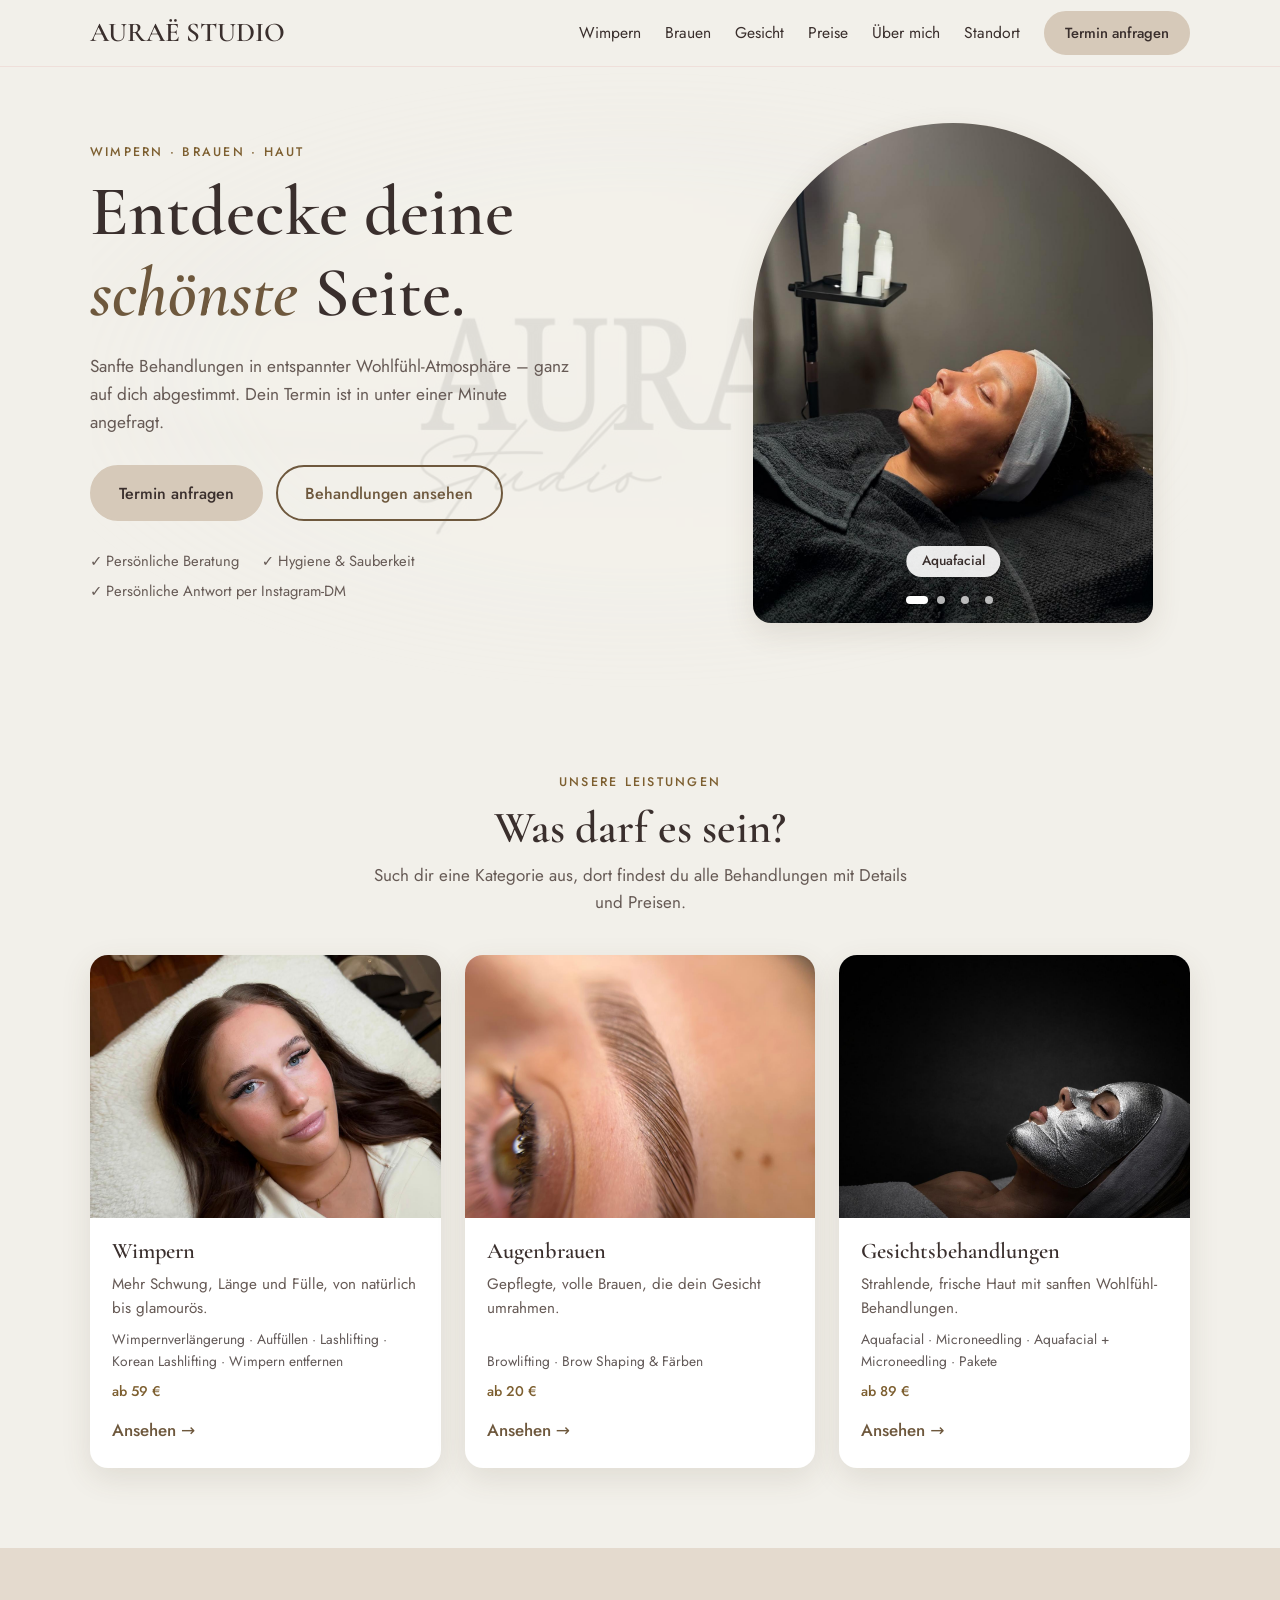
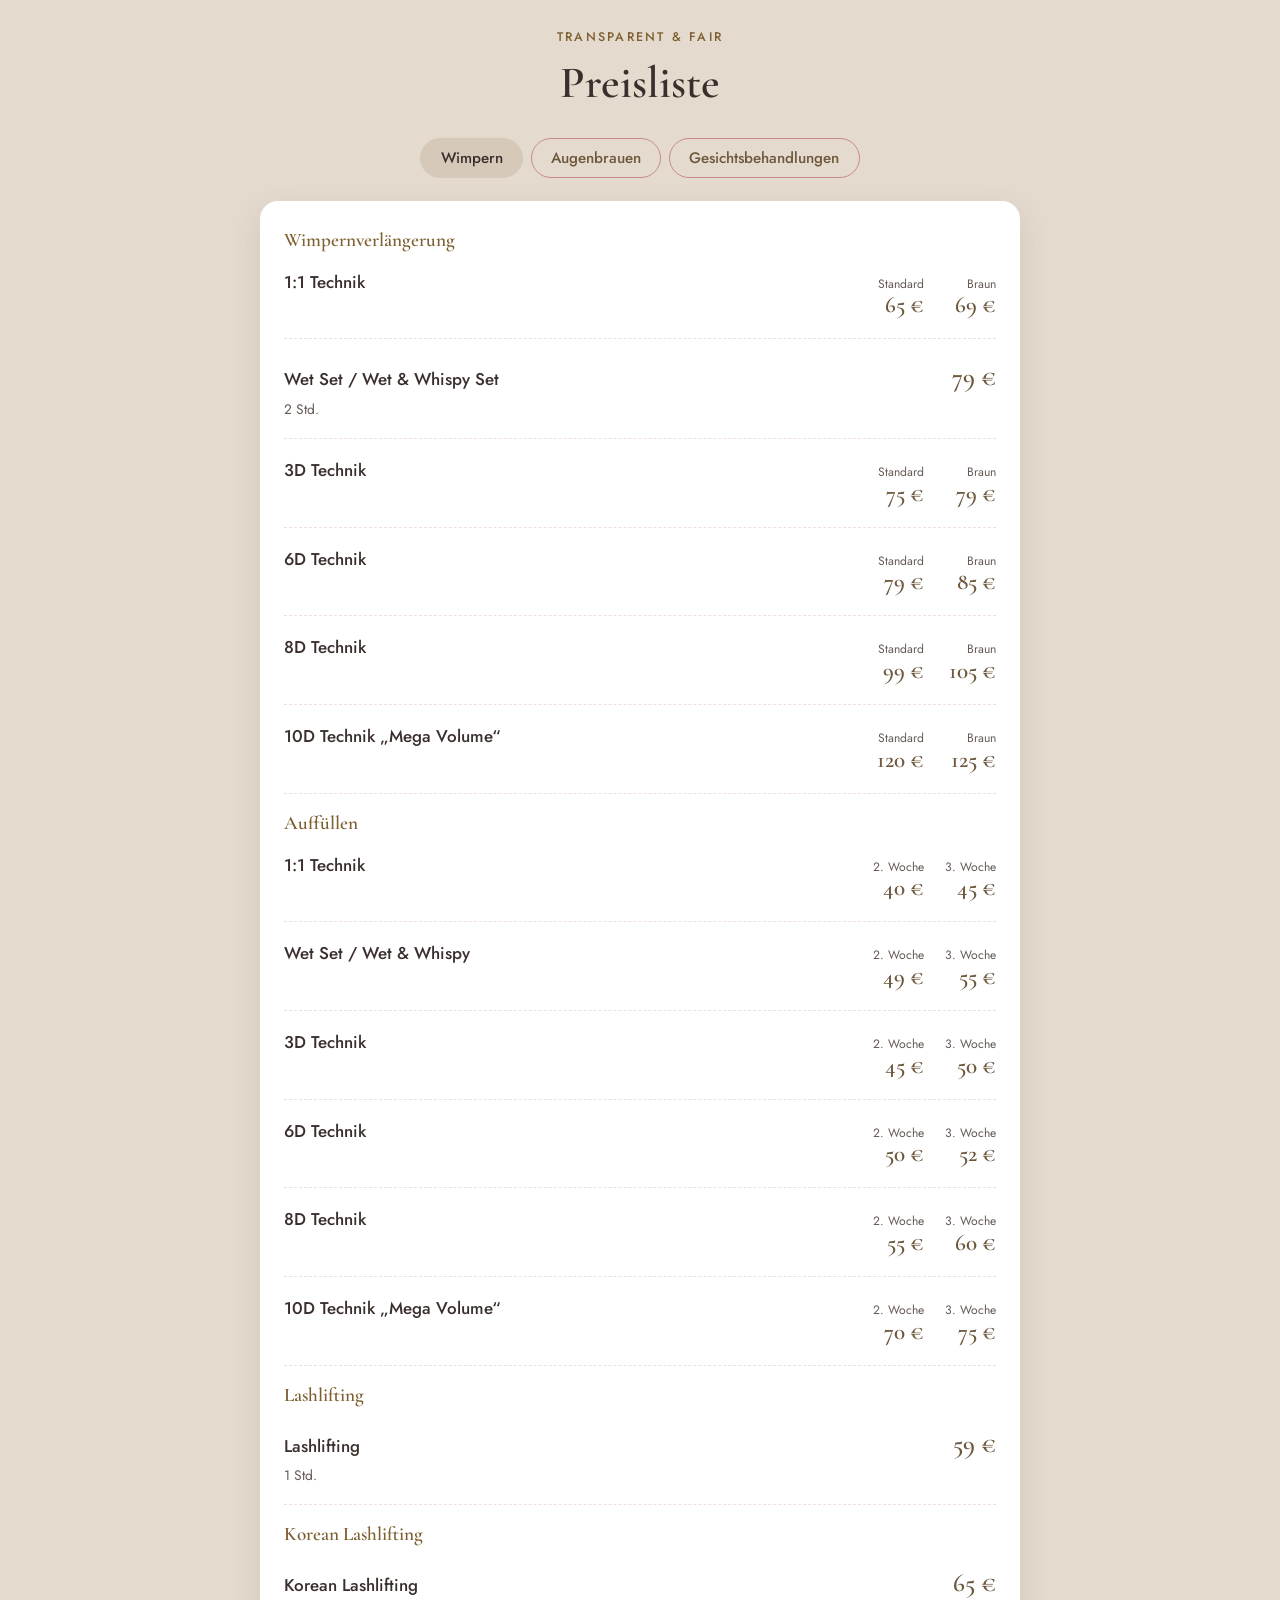
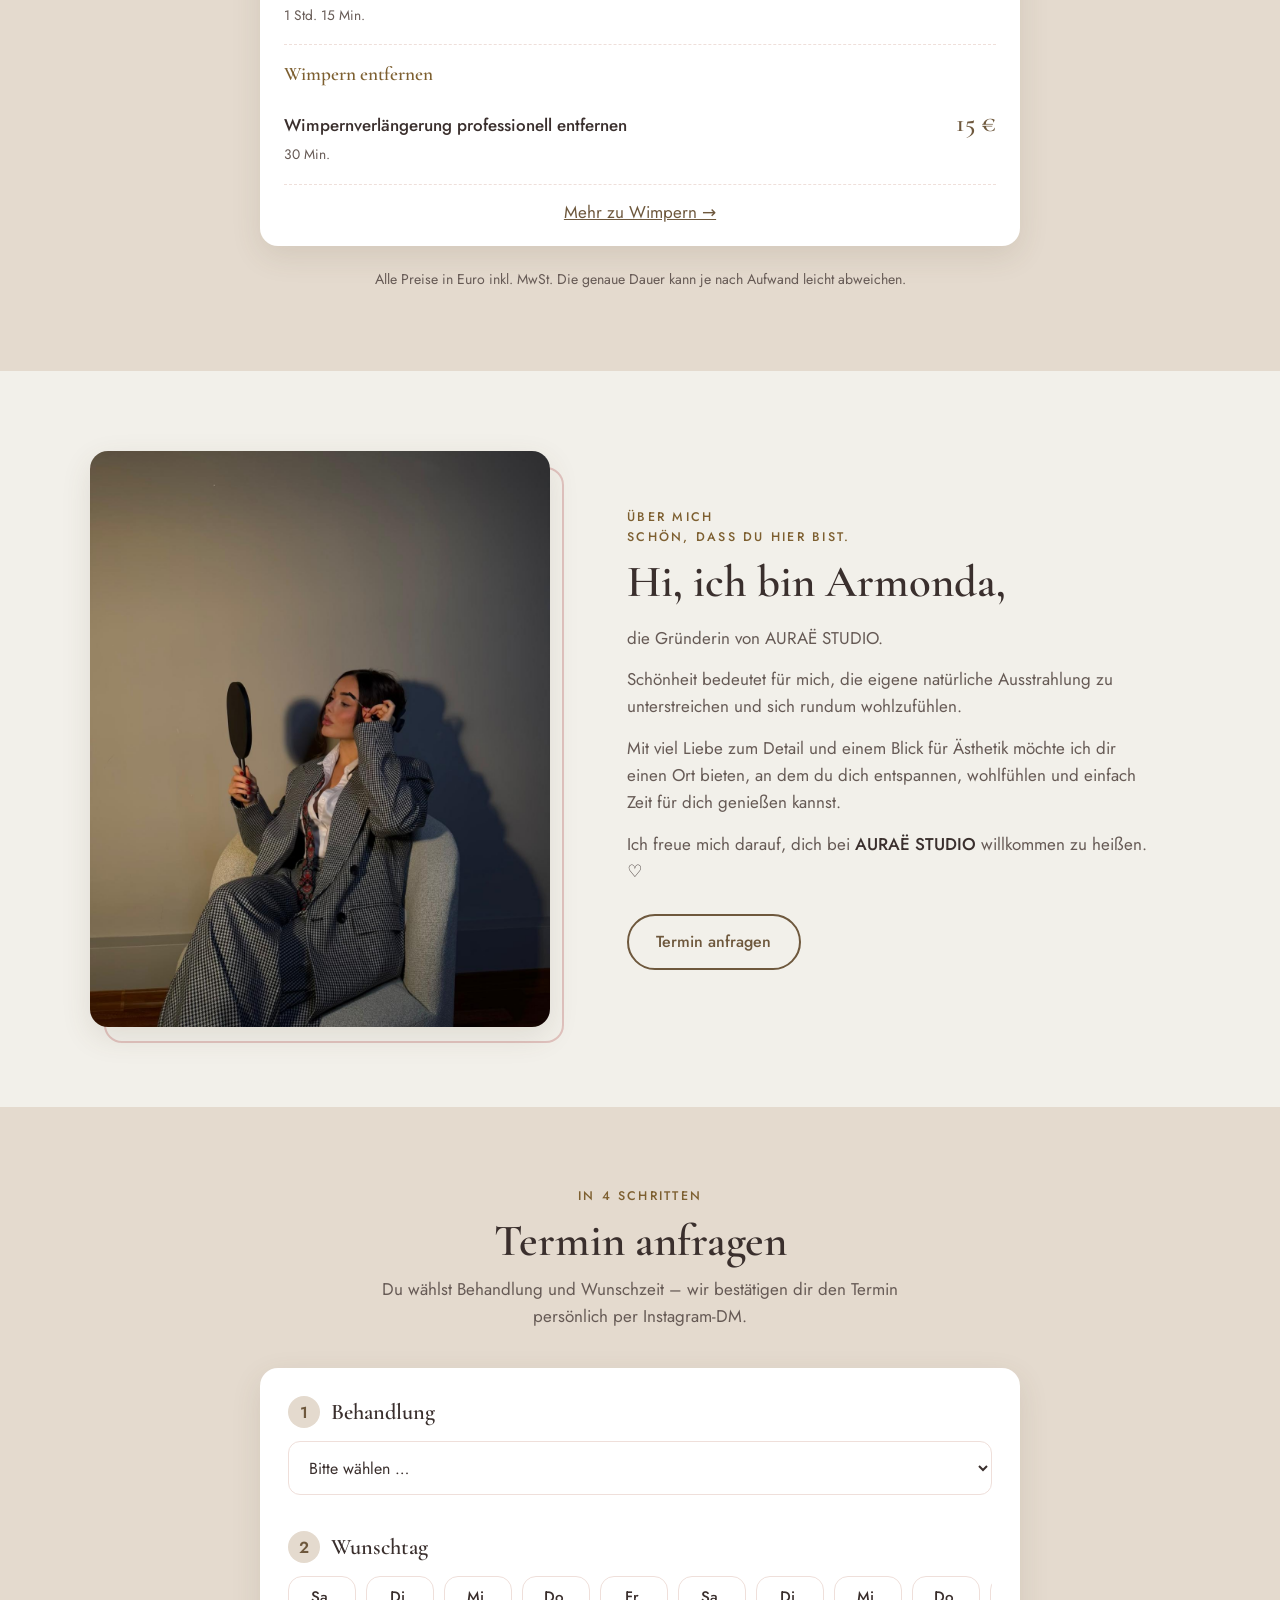
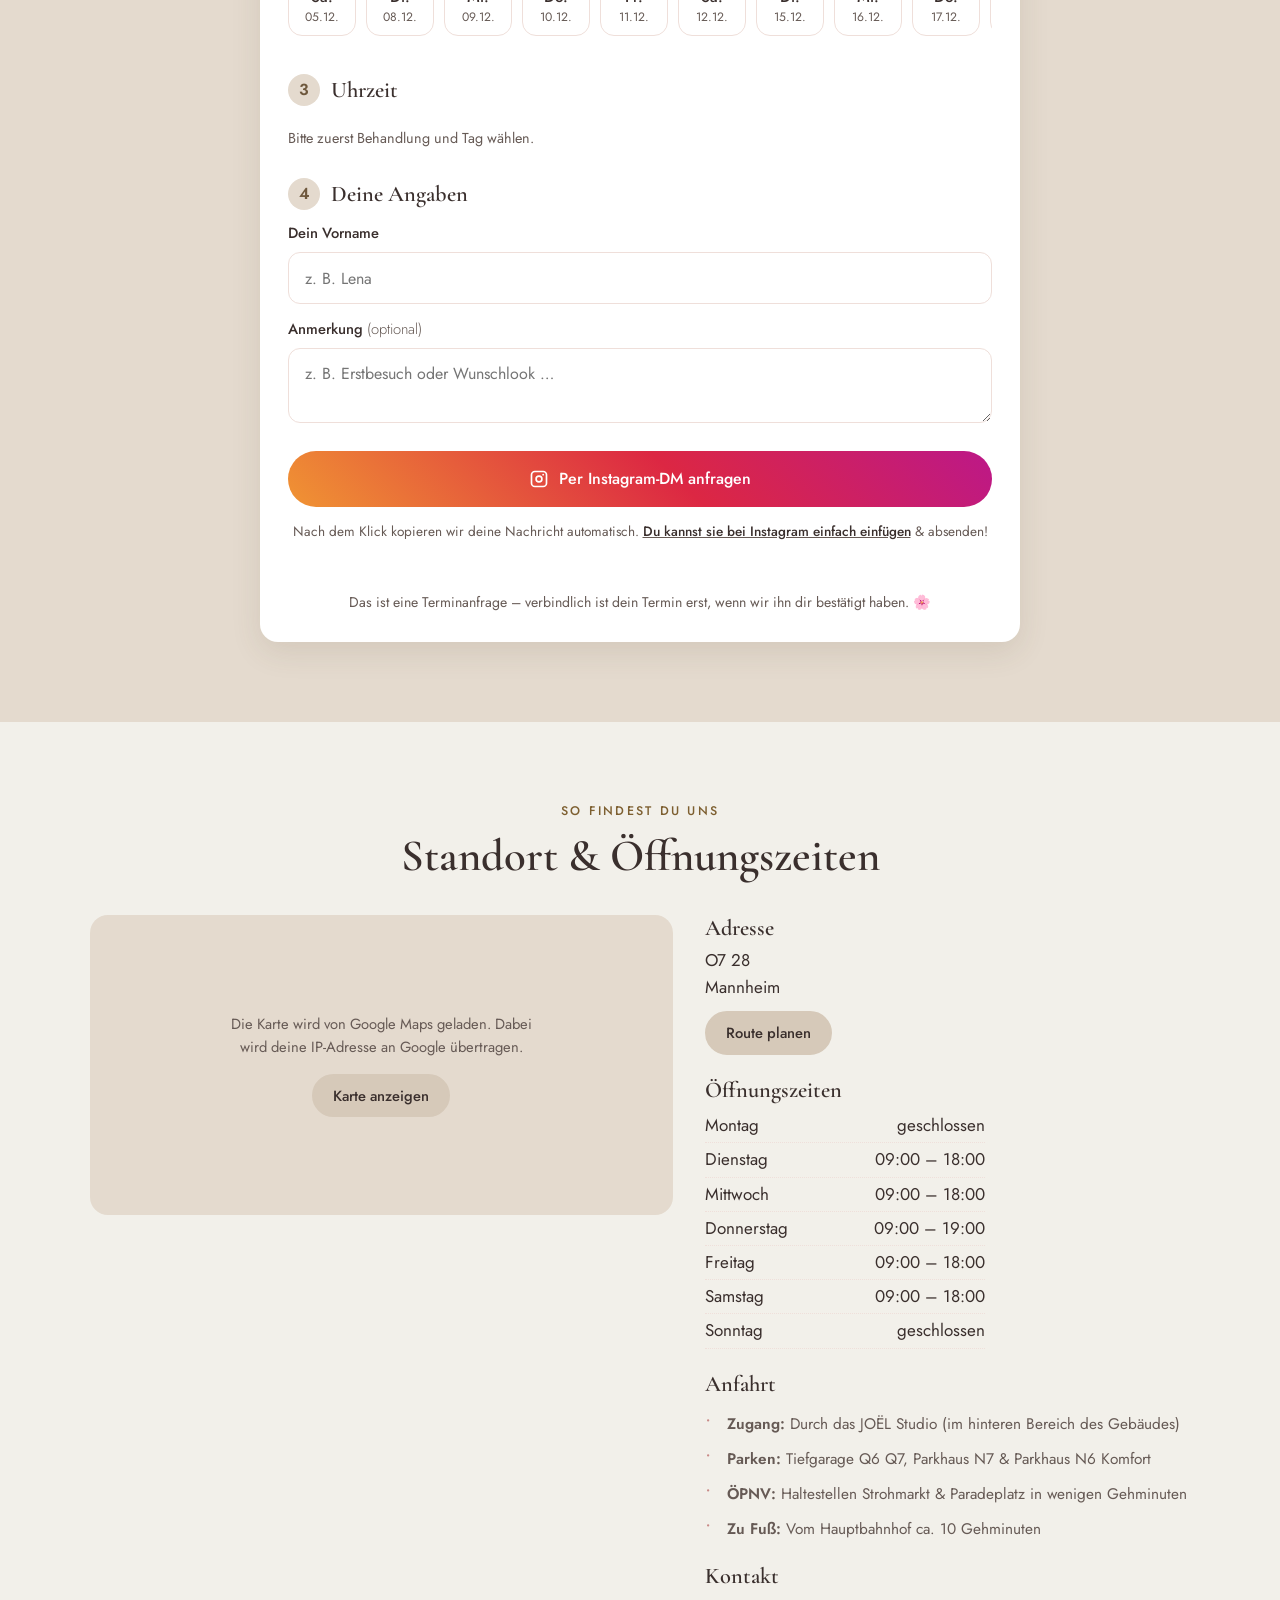
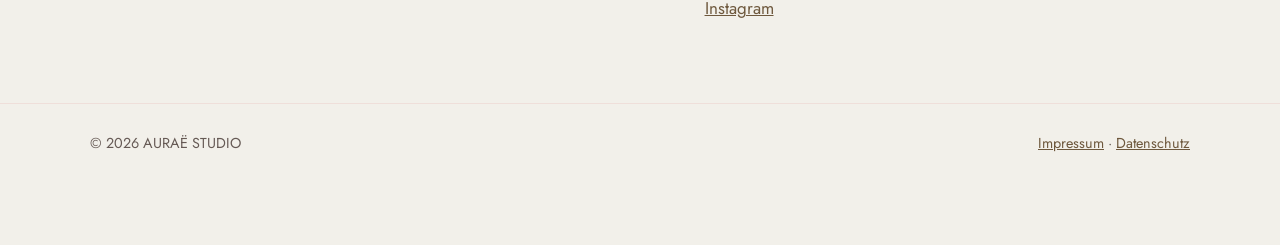
<file: index.html>
<!DOCTYPE html>
<html lang="de">
<head>
  <meta charset="UTF-8" />
  <meta name="viewport" content="width=device-width, initial-scale=1" />
  <title>AURAË STUDIO – Wimpern, Brauen & Gesichtsbehandlungen</title>
  <meta name="description" content="Wimpernverlängerung, Lashlifting, Korean Lashlifting, Browlifting, Microneedling und Aquafacial. Termin ganz einfach per Instagram-DM anfragen." />
  <link rel="stylesheet" href="style.css" />
  <link rel="stylesheet" href="pages.css" />
</head>
<body>

  <div id="site-header"></div>

  <main>

    <!-- ============ HERO ============ -->
    <section class="hero">
      <!-- Logo im Hintergrund (dekorativ) -->
      <div class="hero__bg" aria-hidden="true">
        <img src="bilder/9f36e7a3-2c84-438d-8a51-423032779e10.jpg" alt="" />
      </div>

      <div class="container hero__inner">
        <div class="hero__text">
          <p class="eyebrow">Wimpern · Brauen · Haut</p>
          <h1>Entdecke deine <em>schönste</em> Seite.</h1>
          <p class="hero__lead">Sanfte Behandlungen in entspannter Wohlfühl-Atmosphäre – ganz auf dich abgestimmt. Dein Termin ist in unter einer Minute angefragt.</p>
          <div class="hero__actions">
            <a href="#termin" class="btn">Termin anfragen</a>
            <a href="#behandlungen" class="btn btn--ghost">Behandlungen ansehen</a>
          </div>
          <ul class="hero__facts">
            <li>✓ Persönliche Beratung</li>
            <li>✓ Hygiene &amp; Sauberkeit</li>
            <li>✓ Persönliche Antwort per Instagram-DM</li>
          </ul>
        </div>
        <!-- Bilder-Slider vorne (Bilder stehen in data.js unter HERO_SLIDES) -->
        <div class="hero__img slider" id="heroSlider" role="region" aria-roledescription="Karussell" aria-label="Beispiele unserer Arbeit">
          <div class="slider__track" tabindex="0"></div>
          <button type="button" class="slider__btn slider__btn--prev" aria-label="Vorheriges Bild">‹</button>
          <button type="button" class="slider__btn slider__btn--next" aria-label="Nächstes Bild">›</button>
          <div class="slider__dots"></div>
        </div>
      </div>
    </section>

    <!-- ============ BEHANDLUNGEN (Oberkategorien) ============ -->
    <section class="section" id="behandlungen">
      <div class="container">
        <p class="eyebrow center">Unsere Leistungen</p>
        <h2 class="center">Was darf es sein?</h2>
        <p class="section__lead center">Such dir eine Kategorie aus, dort findest du alle Behandlungen mit Details und Preisen.</p>
        <div class="cards" id="categoryCards"></div>
      </div>
    </section>

    <!-- ============ PREISE ============ -->
    <section class="section section--tint" id="preise">
      <div class="container container--narrow">
        <p class="eyebrow center">Transparent &amp; fair</p>
        <h2 class="center">Preisliste</h2>
        <div class="tabs" id="priceTabs" role="tablist" aria-label="Preiskategorien"></div>
        <div class="price" id="priceList"></div>
        <p class="note center">Alle Preise in Euro inkl. MwSt. Die genaue Dauer kann je nach Aufwand leicht abweichen.</p>
      </div>
    </section>

    <!-- ============ ÜBER MICH ============
         Text und Foto einfach ersetzen. Foto: Datei in den Ordner "bilder" legen
         und bei src den Pfad ändern, z. B. src="bilder/ueber-mich.jpg" -->
    <section class="section" id="ueber-mich">
      <div class="container about">
        <div class="about__media">
          <img src="bilder/über-mich.jpg" alt="Foto von [Name]" loading="lazy" />
        </div>
        <div class="about__text">
          <p class="eyebrow">Über mich <br />Schön, dass du hier bist.</p>
          <h2>Hi, ich bin Armonda,</h2>
          <p>die Gründerin von AURAË STUDIO.</p>
          <p>Schönheit bedeutet für mich, die eigene natürliche Ausstrahlung zu unterstreichen und sich rundum wohlzufühlen.</p>
          <p>Mit viel Liebe zum Detail und einem Blick für Ästhetik möchte ich dir einen Ort bieten, an dem du dich entspannen, wohlfühlen und einfach Zeit für dich genießen kannst.</p>
          <p>Ich freue mich darauf, dich bei <strong>AURAË STUDIO</strong> willkommen zu heißen. <strong>♡</strong></p>
          <a href="#termin" class="btn btn--ghost">Termin anfragen</a>
        </div>
      </div>
    </section>

    <!-- ============ TERMIN ============ -->
    <section class="section section--tint" id="termin">
      <div class="container container--narrow">
        <p class="eyebrow center">In 4 Schritten</p>
        <h2 class="center">Termin anfragen</h2>
        <p class="section__lead center">Du wählst Behandlung und Wunschzeit – wir bestätigen dir den Termin persönlich per Instagram-DM.</p>

        <form class="booking" id="bookingForm" novalidate>

          <div class="step">
            <h3><span class="step__num">1</span> Behandlung</h3>
            <select id="serviceSelect" required aria-label="Behandlung wählen"></select>
            <p class="hint" id="serviceInfo"></p>
          </div>

          <div class="step">
            <h3><span class="step__num">2</span> Wunschtag</h3>
            <div class="days" id="dayChips" role="radiogroup" aria-label="Tag wählen"></div>
          </div>

          <div class="step">
            <h3><span class="step__num">3</span> Uhrzeit</h3>
            <div class="slots" id="slotChips" role="radiogroup" aria-label="Uhrzeit wählen">
              <p class="hint">Bitte zuerst Behandlung und Tag wählen.</p>
            </div>
          </div>

          <div class="step">
            <h3><span class="step__num">4</span> Deine Angaben</h3>
            <div class="fields">
              <label><span>Dein Vorname</span>
                <input type="text" id="name" placeholder="z. B. Lena" autocomplete="given-name" required />
              </label>
              <label><span>Anmerkung <span class="opt">(optional)</span></span>
                <textarea id="note" rows="2" placeholder="z. B. Erstbesuch oder Wunschlook …"></textarea>
              </label>
            </div>
          </div>

          <div class="summary" id="summary" hidden></div>

          <div class="send">
            <button type="button" class="btn btn--wa" id="sendWA">
              <svg viewBox="0 0 24 24" width="20" height="20" aria-hidden="true"><path fill="currentColor" d="M12 2a10 10 0 0 0-8.6 15.1L2 22l5-1.3A10 10 0 1 0 12 2Zm0 18.2a8.2 8.2 0 0 1-4.2-1.2l-.3-.2-3 .8.8-2.9-.2-.3A8.2 8.2 0 1 1 12 20.200Zm4.500-6.100c-.2-.1-1.500-.7-1.700-.8-.2-.1-.4-.1-.6.100l-.8 1c-.1.200-.3.200-.5.100a6.700 6.700 0 0 1-3.300-2.900c-.2-.4.200-.4.700-1.300.1-.2 0-.3 0-.5l-.8-1.800c-.2-.5-.4-.4-.6-.4h-.5a1 1 0 0 0-.7.300 3 3 0 0 0-.9 2.200 5.300 5.300 0 0 0 1.100 2.800 12 12 0 0 0 4.600 4c1.700.7 2.400.8 3.200.7.500-.1 1.500-.6 1.700-1.200.2-.6.200-1.100.2-1.200-.1-.1-.3-.2-.5-.3Z"/></svg>
              Per WhatsApp anfragen
            </button>
            <button type="button" class="btn btn--ig" id="sendIG">
              <svg viewBox="0 0 24 24" width="20" height="20" aria-hidden="true"><path fill="currentColor" d="M7 2h10a5 5 0 0 1 5 5v10a5 5 0 0 1-5 5H7a5 5 0 0 1-5-5V7a5 5 0 0 1 5-5Zm0 2a3 3 0 0 0-3 3v10a3 3 0 0 0 3 3h10a3 3 0 0 0 3-3V7a3 3 0 0 0-3-3H7Zm5 3.500A4.500 4.500 0 1 1 7.500 12 4.500 4.500 0 0 1 12 7.500Zm0 2A2.500 2.500 0 1 0 14.500 12 2.500 2.500 0 0 0 12 9.500Zm5-3.800a1.100 1.100 0 1 1-1.100 1.100A1.100 1.100 0 0 1 17 5.700Z"/></svg>
              Per Instagram-DM anfragen
            </button>
            <p class="send__tip">Nach dem Klick kopieren wir deine Nachricht automatisch. <u><strong>Du kannst sie bei Instagram einfach einfügen</strong></u> &amp; absenden!</p>
          </div>
          <p class="note center">Das ist eine Terminanfrage – verbindlich ist dein Termin erst, wenn wir ihn dir bestätigt haben. 🌸</p>
        </form>
      </div>
    </section>

    <!-- ============ STANDORT ============ -->
    <section class="section" id="standort">
      <div class="container">
        <p class="eyebrow center">So findest du uns</p>
        <h2 class="center">Standort &amp; Öffnungszeiten</h2>
        <div class="location">
          <div class="location__map">
            <div class="map__ph" id="mapPh"><p>Die Karte wird von Google Maps geladen. Dabei wird deine IP-Adresse an Google übertragen.</p><button type="button" class="btn btn--small" id="mapLoad">Karte anzeigen</button></div>
          </div>
          <div class="location__info">
            <h3>Adresse</h3>
            <p id="addressText"></p>
            <a class="btn btn--small" id="routeBtn" target="_blank" rel="noopener">Route planen</a>

            <h3>Öffnungszeiten</h3>
            <ul class="hours" id="hoursList"></ul>

            <h3>Anfahrt</h3>
            <ul class="tips" id="tipsList"></ul>

            <h3>Kontakt</h3>
            <p>
              <a id="waLink" target="_blank" rel="noopener">WhatsApp</a><span id="contactSep"> · </span>
              <a id="igLink" target="_blank" rel="noopener">Instagram</a>
            </p>
          </div>
        </div>
      </div>
    </section>

  </main>

  <div id="site-footer"></div>
  <div class="toast" id="toast" role="status" aria-live="polite"></div>

  <script src="data.js"></script>
  <script src="common.js"></script>
  <script src="script.js"></script>
  <script src="slider.js"></script>
</body>
</html>
</file>
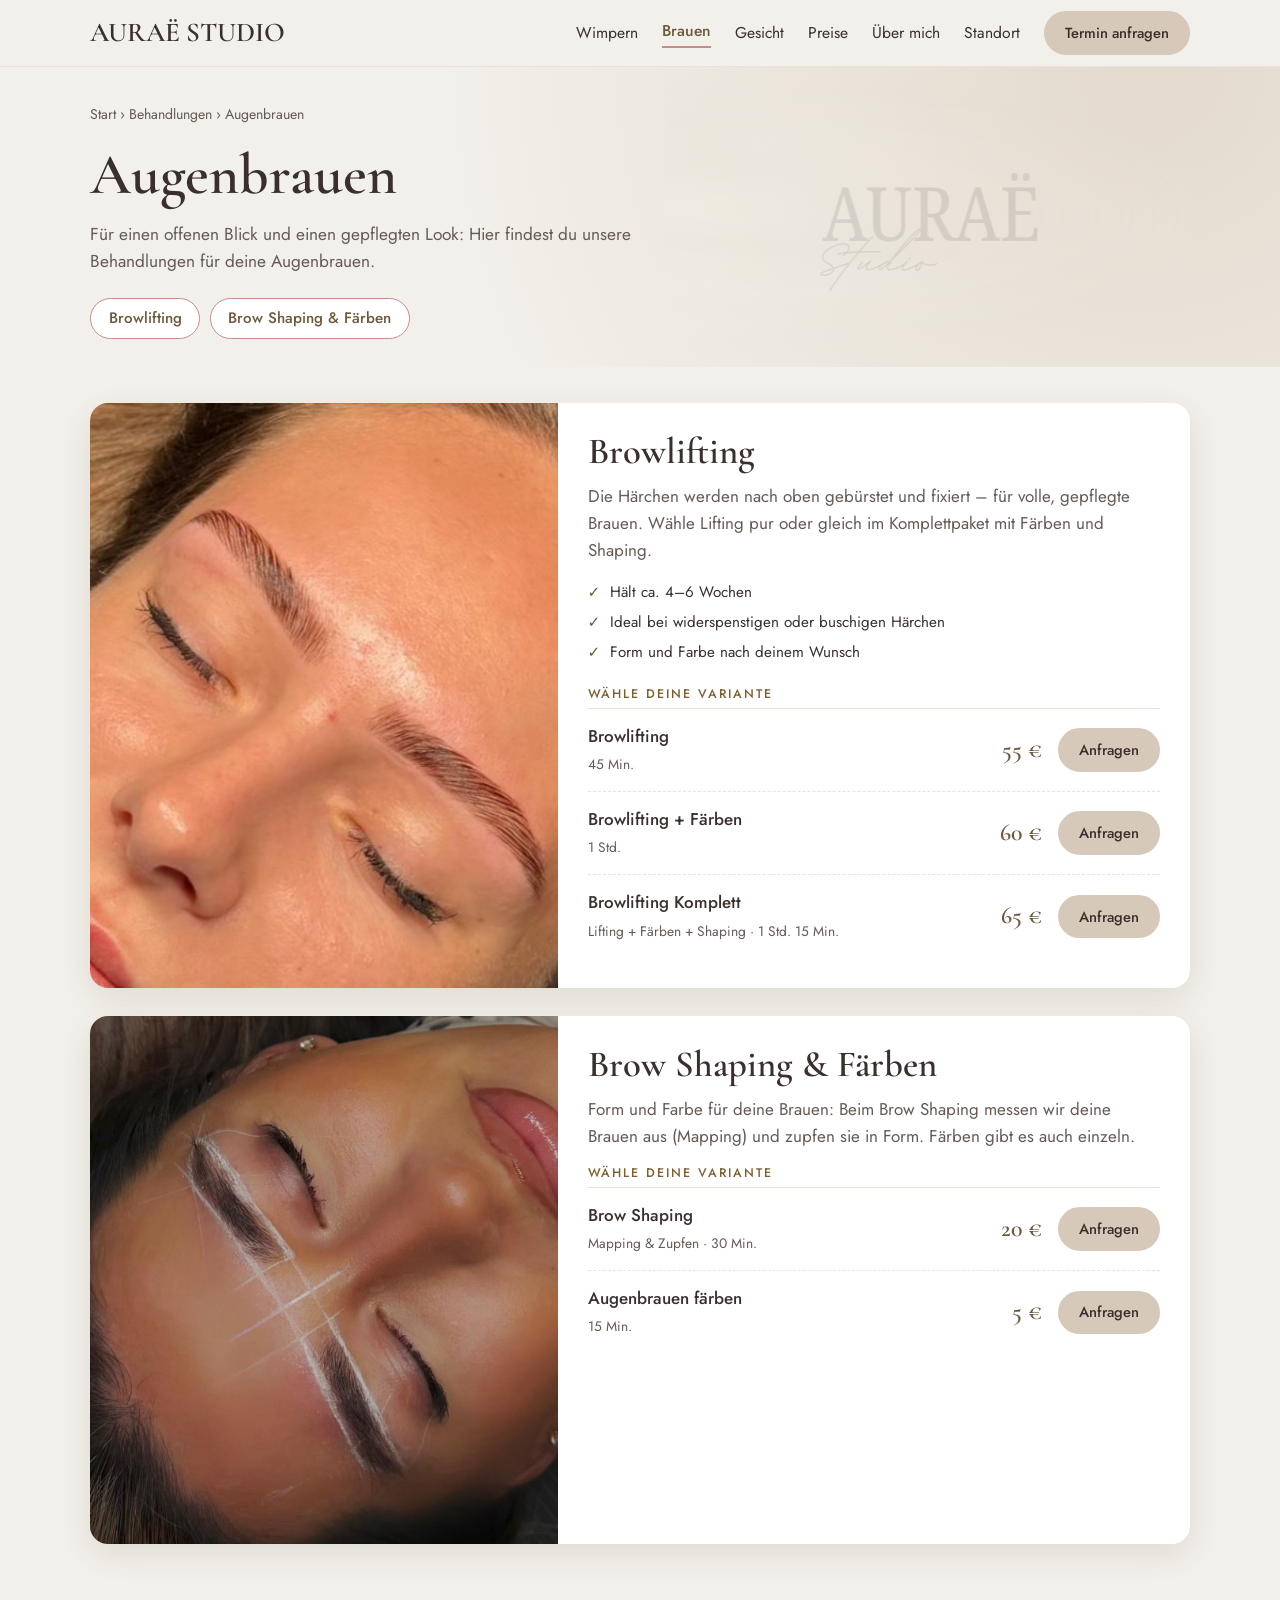
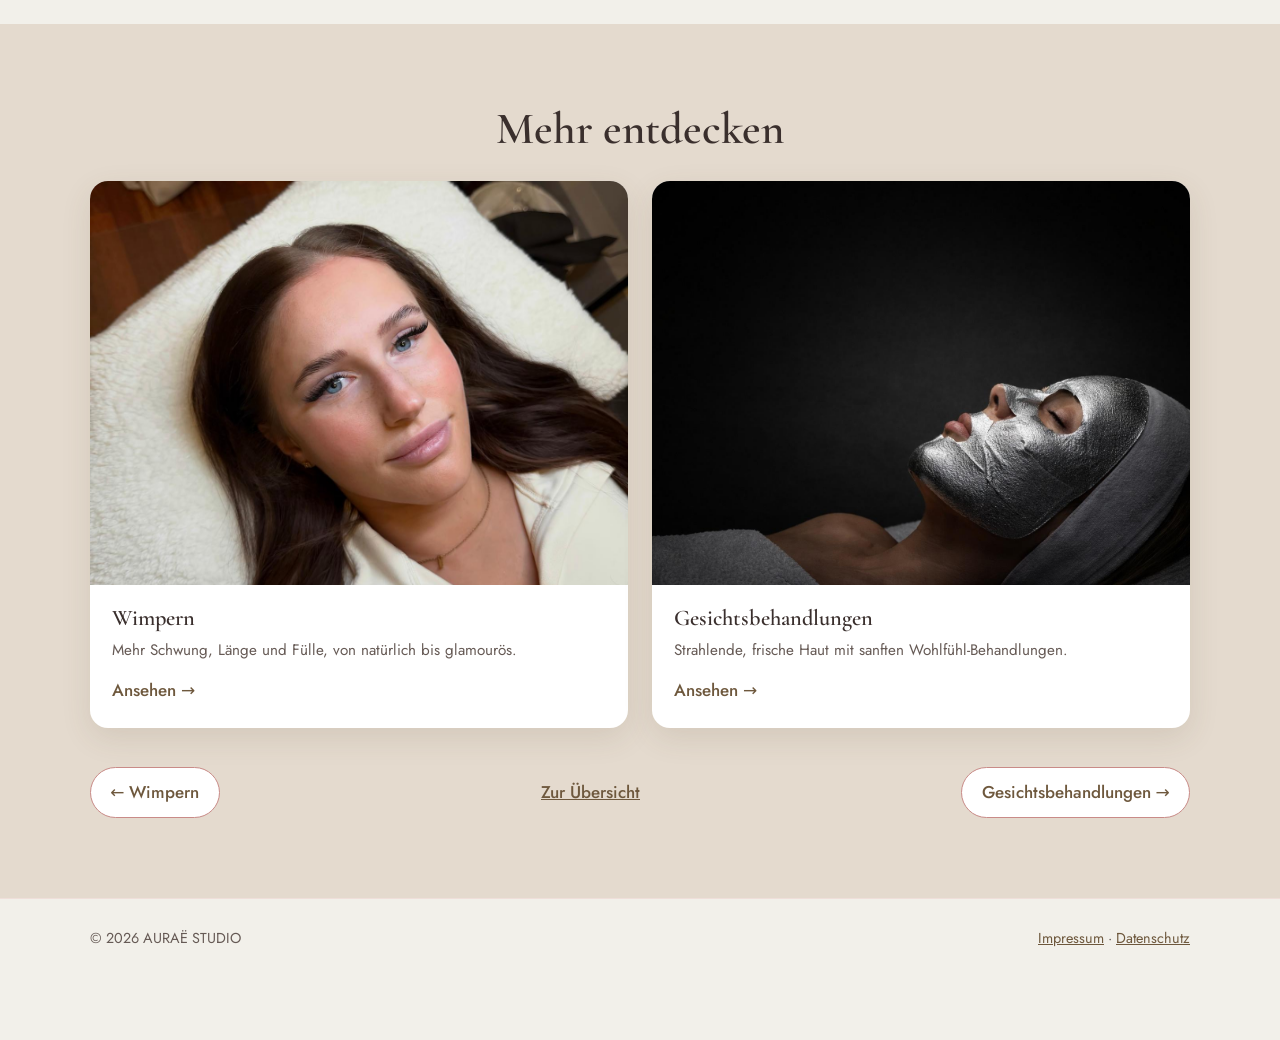
<file: Brauen/index.html>
<!DOCTYPE html>
<html lang="de">
<head>
  <meta charset="UTF-8" />
  <meta name="viewport" content="width=device-width, initial-scale=1" />
  <title>Augenbrauen – AURAË STUDIO</title>
  <meta name="description" content="Browlifting, Brow Shaping und Augenbrauen färben – Behandlungen und Preise im Überblick." />
  <link rel="stylesheet" href="../style.css" />
  <link rel="stylesheet" href="../pages.css" />
</head>
<body data-category="brauen" data-root="../">

  <div id="site-header"></div>

  <main>
    <section class="page-hero">
      <div class="container">
        <nav class="crumbs" aria-label="Brotkrumen">
          <a href="../">Start</a> › <a href="../#behandlungen">Behandlungen</a> › <span id="crumbName"></span>
        </nav>
        <h1 id="catTitle"></h1>
        <p id="catIntro"></p>
        <div class="jump" id="jump"></div>
      </div>
    </section>

    <section class="section" style="padding-top: 36px">
      <div class="container">
        <div class="treatments" id="treatments"></div>
      </div>
    </section>

    <section class="section section--tint">
      <div class="container">
        <h2 class="center">Mehr entdecken</h2>
        <div class="cards" id="otherCats"></div>
        <div class="pager" id="pager"></div>
      </div>
    </section>
  </main>

  <div id="site-footer"></div>

  <script src="../data.js"></script>
  <script src="../common.js"></script>
  <script src="../category.js"></script>
</body>
</html>
</file>
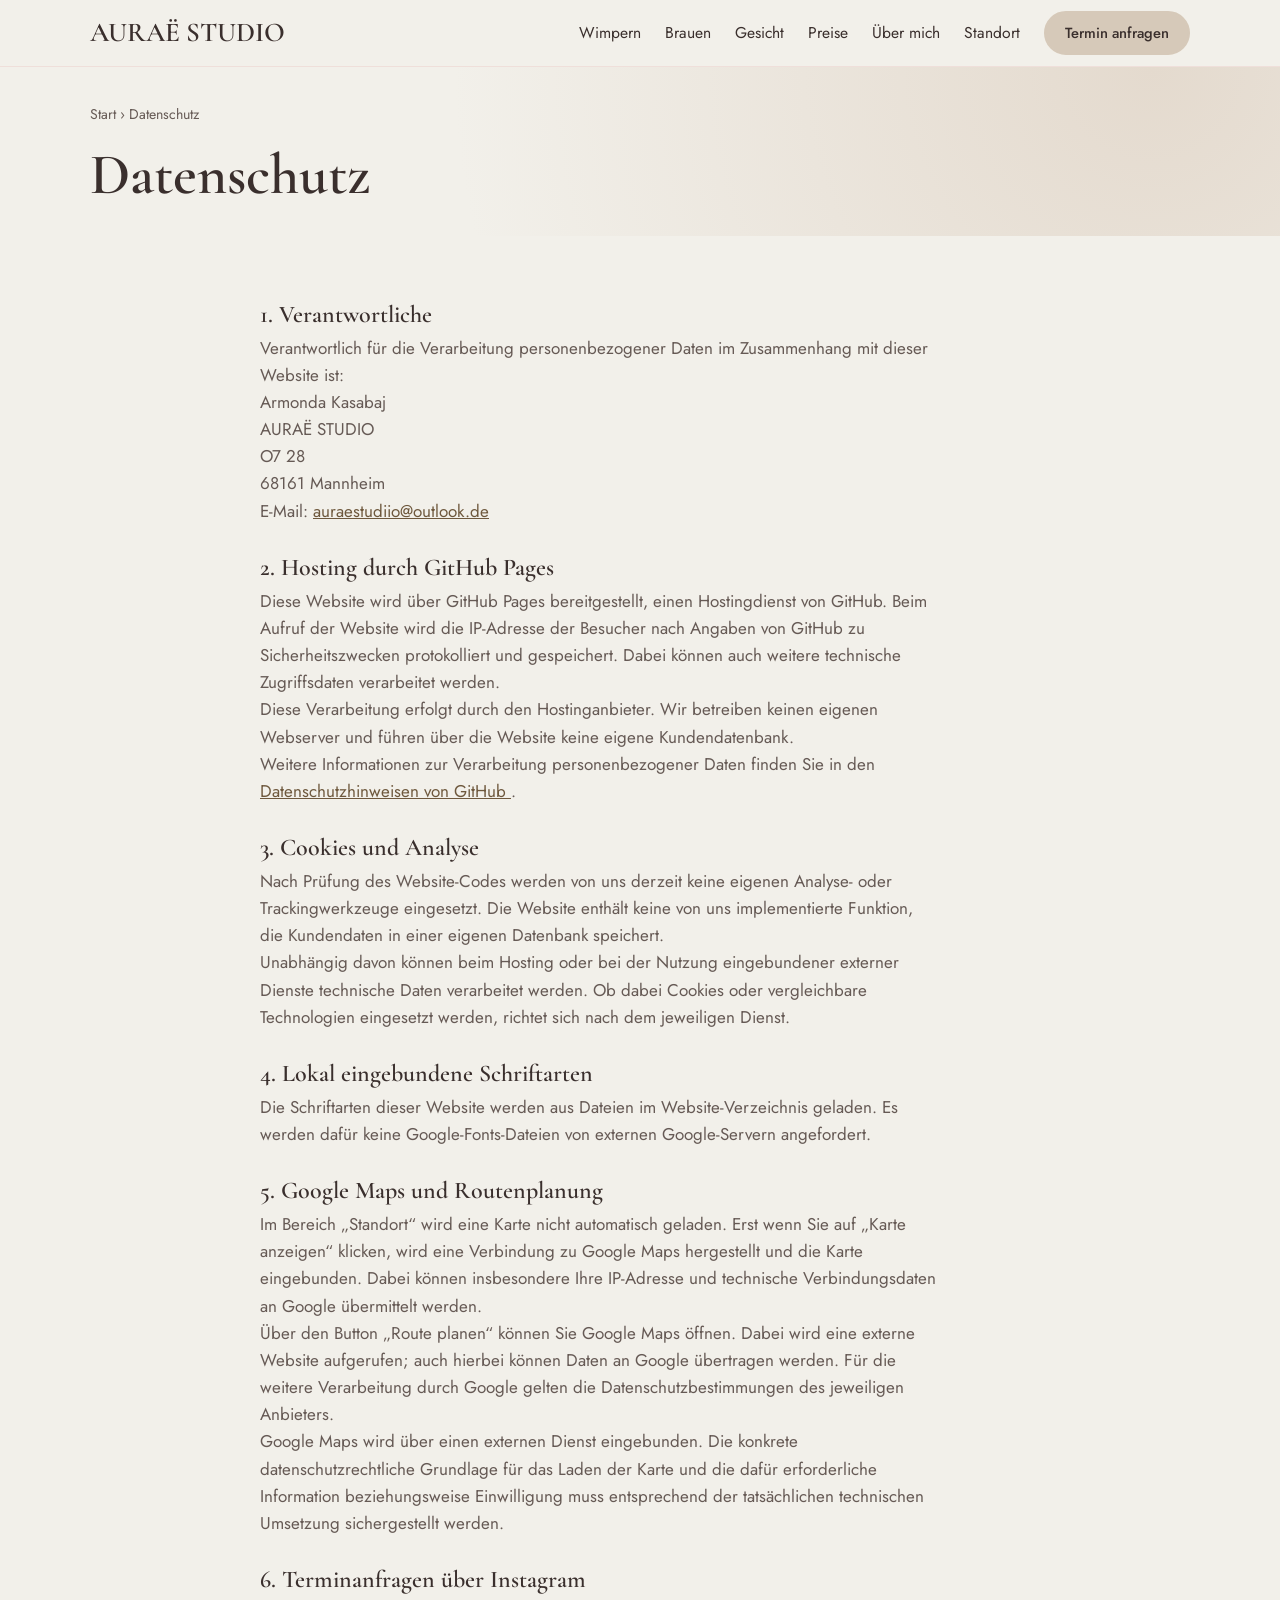
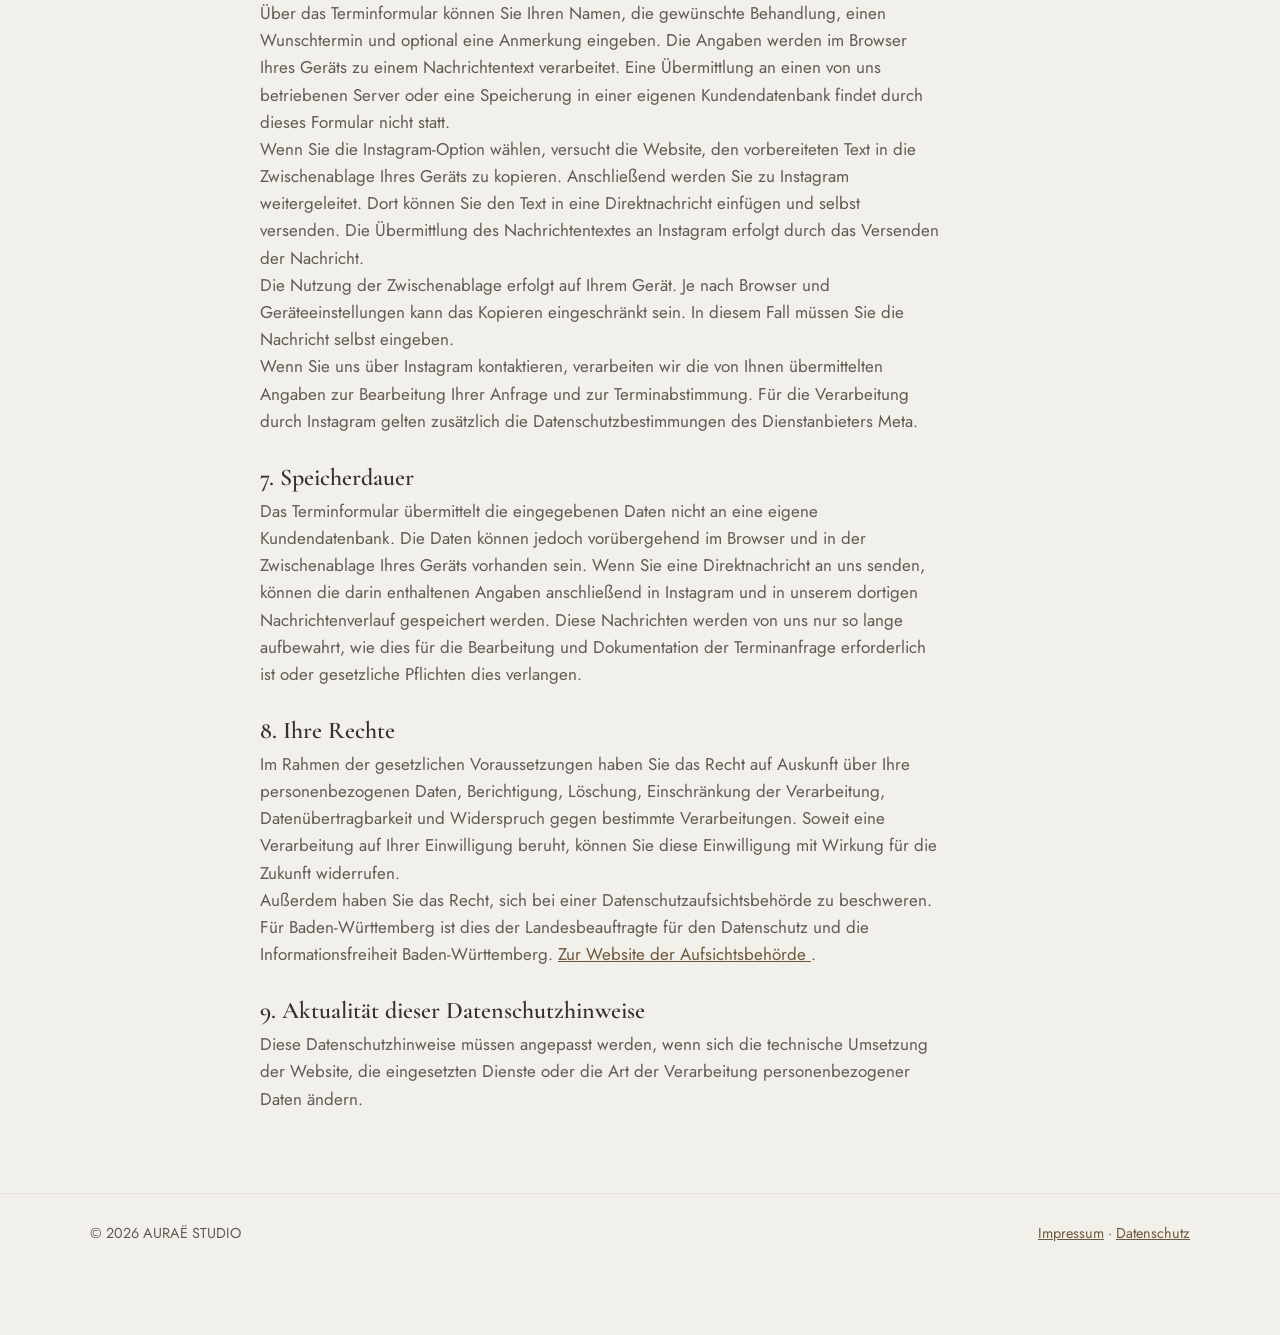
<file: Datenschutz/index.html>
<!DOCTYPE html>
<html lang="de">
  <head>
    <meta charset="UTF-8" />
    <meta name="viewport" content="width=device-width, initial-scale=1" />
    <title>Datenschutz – AURAË STUDIO</title>
    <link rel="stylesheet" href="../style.css" />
    <link rel="stylesheet" href="../pages.css" />
  </head>

  <body data-root="../">
    <div id="site-header"></div>

    <main>
      <section class="page-hero">
        <div class="container">
          <nav class="crumbs" aria-label="Brotkrumen">
            <a href="../">Start</a> › <span>Datenschutz</span>
          </nav>
          <h1>Datenschutz</h1>
        </div>
      </section>

      <section class="section" style="padding-top: 36px">
        <div class="container container--narrow legal">
          <h2>1. Verantwortliche</h2>
          <p>
            Verantwortlich für die Verarbeitung personenbezogener Daten im
            Zusammenhang mit dieser Website ist:
          </p>
          <p>
            Armonda Kasabaj<br />
            AURAË STUDIO<br />
            O7 28<br />
            68161 Mannheim<br />
            E-Mail:
            <a href="mailto:auraestudiio@outlook.de">
              auraestudiio@outlook.de
            </a>
          </p>

          <h2>2. Hosting durch GitHub Pages</h2>
          <p>
            Diese Website wird über GitHub Pages bereitgestellt, einen
            Hostingdienst von GitHub. Beim Aufruf der Website wird die
            IP-Adresse der Besucher nach Angaben von GitHub zu
            Sicherheitszwecken protokolliert und gespeichert. Dabei können auch
            weitere technische Zugriffsdaten verarbeitet werden.
          </p>
          <p>
            Diese Verarbeitung erfolgt durch den Hostinganbieter. Wir betreiben
            keinen eigenen Webserver und führen über die Website keine eigene
            Kundendatenbank.
          </p>
          <p>
            Weitere Informationen zur Verarbeitung personenbezogener Daten
            finden Sie in den
            <a
              href="https://docs.github.com/en/site-policy/privacy-policies/github-general-privacy-statement"
              target="_blank"
              rel="noopener noreferrer"
            >
              Datenschutzhinweisen von GitHub </a
            >.
          </p>

          <h2>3. Cookies und Analyse</h2>
          <p>
            Nach Prüfung des Website-Codes werden von uns derzeit keine eigenen
            Analyse- oder Trackingwerkzeuge eingesetzt. Die Website enthält
            keine von uns implementierte Funktion, die Kundendaten in einer
            eigenen Datenbank speichert.
          </p>
          <p>
            Unabhängig davon können beim Hosting oder bei der Nutzung
            eingebundener externer Dienste technische Daten verarbeitet werden.
            Ob dabei Cookies oder vergleichbare Technologien eingesetzt werden,
            richtet sich nach dem jeweiligen Dienst.
          </p>

          <h2>4. Lokal eingebundene Schriftarten</h2>
          <p>
            Die Schriftarten dieser Website werden aus Dateien im
            Website-Verzeichnis geladen. Es werden dafür keine
            Google-Fonts-Dateien von externen Google-Servern angefordert.
          </p>

          <h2>5. Google Maps und Routenplanung</h2>
          <p>
            Im Bereich „Standort“ wird eine Karte nicht automatisch geladen.
            Erst wenn Sie auf „Karte anzeigen“ klicken, wird eine Verbindung zu
            Google Maps hergestellt und die Karte eingebunden. Dabei können
            insbesondere Ihre IP-Adresse und technische Verbindungsdaten an
            Google übermittelt werden.
          </p>
          <p>
            Über den Button „Route planen“ können Sie Google Maps öffnen. Dabei
            wird eine externe Website aufgerufen; auch hierbei können Daten an
            Google übertragen werden. Für die weitere Verarbeitung durch Google
            gelten die Datenschutzbestimmungen des jeweiligen Anbieters.
          </p>
          <p>
            Google Maps wird über einen externen Dienst eingebunden. Die
            konkrete datenschutzrechtliche Grundlage für das Laden der Karte und
            die dafür erforderliche Information beziehungsweise Einwilligung
            muss entsprechend der tatsächlichen technischen Umsetzung
            sichergestellt werden.
          </p>

          <h2>6. Terminanfragen über Instagram</h2>
          <p>
            Über das Terminformular können Sie Ihren Namen, die gewünschte
            Behandlung, einen Wunschtermin und optional eine Anmerkung eingeben.
            Die Angaben werden im Browser Ihres Geräts zu einem Nachrichtentext
            verarbeitet. Eine Übermittlung an einen von uns betriebenen Server
            oder eine Speicherung in einer eigenen Kundendatenbank findet durch
            dieses Formular nicht statt.
          </p>
          <p>
            Wenn Sie die Instagram-Option wählen, versucht die Website, den
            vorbereiteten Text in die Zwischenablage Ihres Geräts zu kopieren.
            Anschließend werden Sie zu Instagram weitergeleitet. Dort können Sie
            den Text in eine Direktnachricht einfügen und selbst versenden. Die
            Übermittlung des Nachrichtentextes an Instagram erfolgt durch das
            Versenden der Nachricht.
          </p>
          <p>
            Die Nutzung der Zwischenablage erfolgt auf Ihrem Gerät. Je nach
            Browser und Geräteeinstellungen kann das Kopieren eingeschränkt
            sein. In diesem Fall müssen Sie die Nachricht selbst eingeben.
          </p>
          <p>
            Wenn Sie uns über Instagram kontaktieren, verarbeiten wir die von
            Ihnen übermittelten Angaben zur Bearbeitung Ihrer Anfrage und zur
            Terminabstimmung. Für die Verarbeitung durch Instagram gelten
            zusätzlich die Datenschutzbestimmungen des Dienstanbieters Meta.
          </p>

          <h2>7. Speicherdauer</h2>
          <p>
            Das Terminformular übermittelt die eingegebenen Daten nicht an eine
            eigene Kundendatenbank. Die Daten können jedoch vorübergehend im
            Browser und in der Zwischenablage Ihres Geräts vorhanden sein. Wenn
            Sie eine Direktnachricht an uns senden, können die darin enthaltenen
            Angaben anschließend in Instagram und in unserem dortigen
            Nachrichtenverlauf gespeichert werden. Diese Nachrichten werden von
            uns nur so lange aufbewahrt, wie dies für die Bearbeitung und
            Dokumentation der Terminanfrage erforderlich ist oder gesetzliche
            Pflichten dies verlangen.
          </p>

          <h2>8. Ihre Rechte</h2>
          <p>
            Im Rahmen der gesetzlichen Voraussetzungen haben Sie das Recht auf
            Auskunft über Ihre personenbezogenen Daten, Berichtigung, Löschung,
            Einschränkung der Verarbeitung, Datenübertragbarkeit und Widerspruch
            gegen bestimmte Verarbeitungen. Soweit eine Verarbeitung auf Ihrer
            Einwilligung beruht, können Sie diese Einwilligung mit Wirkung für
            die Zukunft widerrufen.
          </p>
          <p>
            Außerdem haben Sie das Recht, sich bei einer
            Datenschutzaufsichtsbehörde zu beschweren. Für Baden-Württemberg ist
            dies der Landesbeauftragte für den Datenschutz und die
            Informationsfreiheit Baden-Württemberg.
            <a
              href="https://www.baden-wuerttemberg.datenschutz.de/"
              target="_blank"
              rel="noopener noreferrer"
            >
              Zur Website der Aufsichtsbehörde </a
            >.
          </p>

          <h2>9. Aktualität dieser Datenschutzhinweise</h2>
          <p>
            Diese Datenschutzhinweise müssen angepasst werden, wenn sich die
            technische Umsetzung der Website, die eingesetzten Dienste oder die
            Art der Verarbeitung personenbezogener Daten ändern.
          </p>
        </div>
      </section>
    </main>

    <div id="site-footer"></div>

    <script src="../data.js"></script>
    <script src="../common.js"></script>
  </body>
</html>
</file>
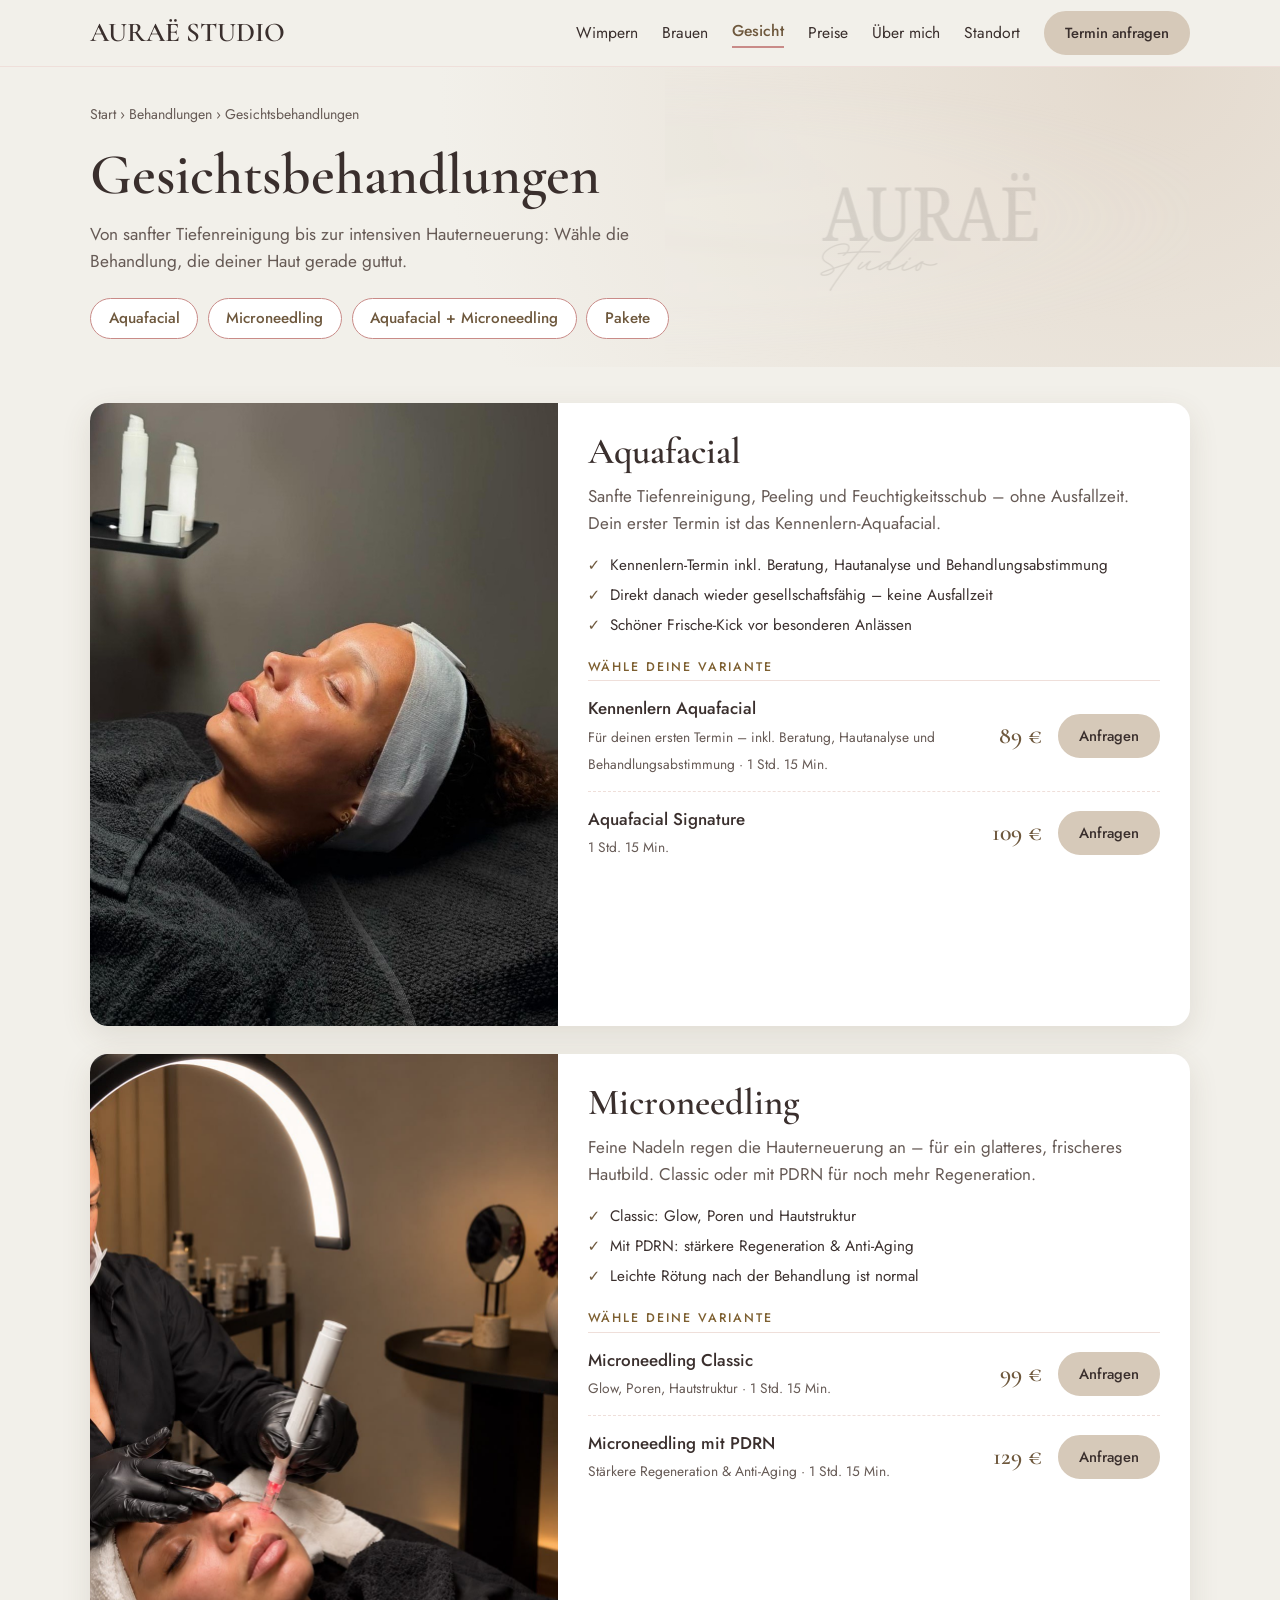
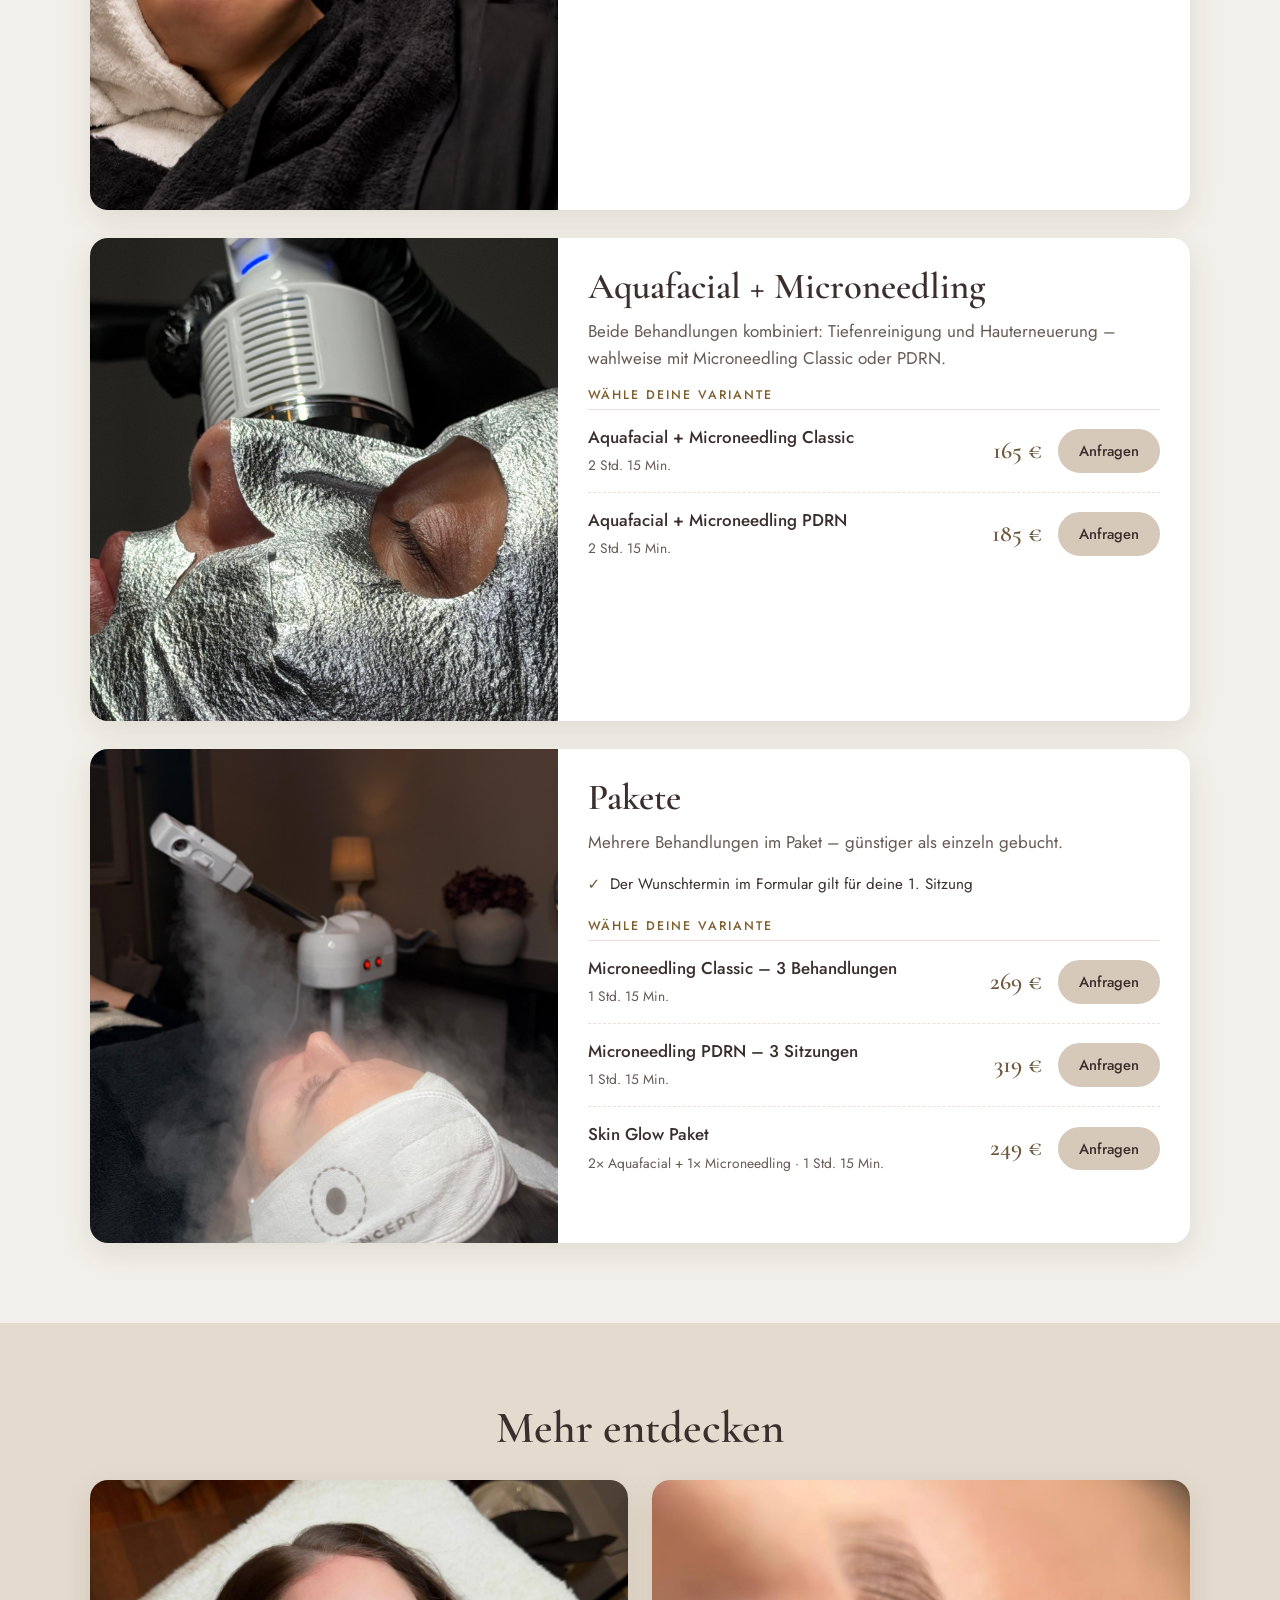
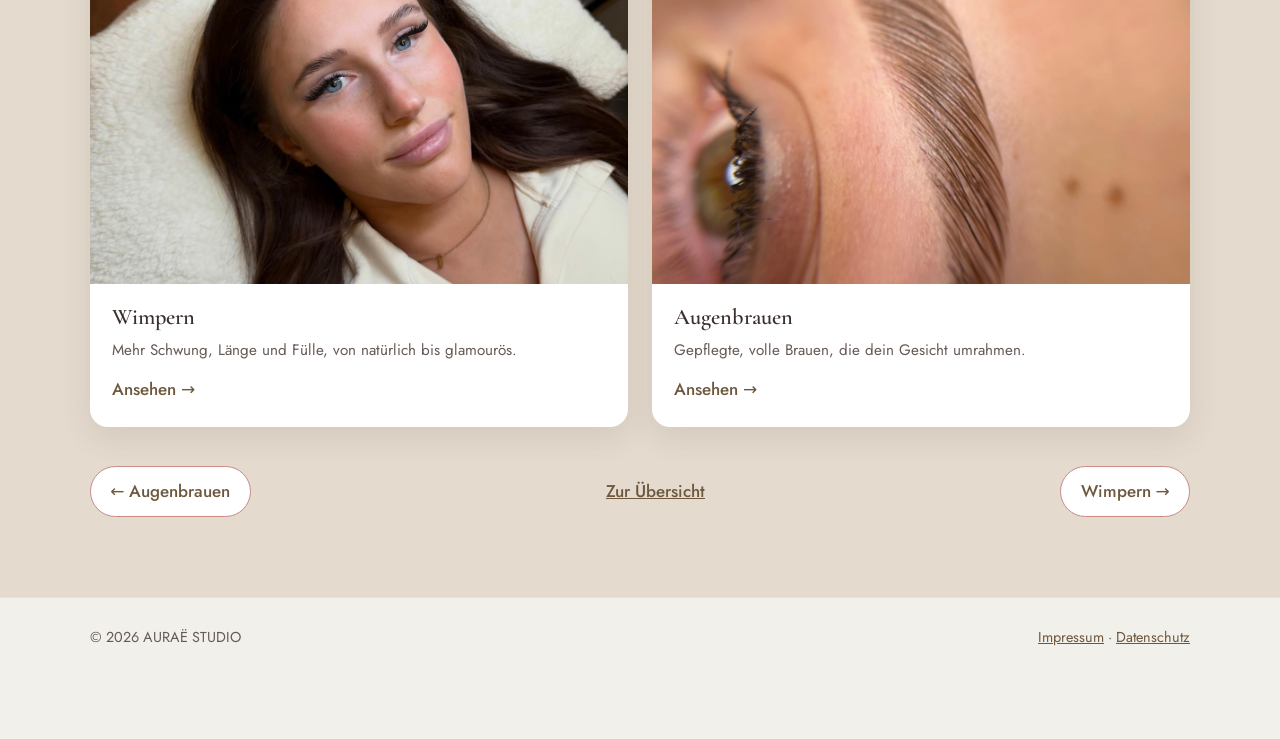
<file: Gesicht/index.html>
<!DOCTYPE html>
<html lang="de">
<head>
  <meta charset="UTF-8" />
  <meta name="viewport" content="width=device-width, initial-scale=1" />
  <title>Gesichtsbehandlungen – AURAË STUDIO</title>
  <meta name="description" content="Microneedling und Aquafacial – Gesichtsbehandlungen und Preise im Überblick." />
  <link rel="stylesheet" href="../style.css" />
  <link rel="stylesheet" href="../pages.css" />
</head>
<body data-category="gesicht" data-root="../">

  <div id="site-header"></div>

  <main>
    <section class="page-hero">
      <div class="container">
        <nav class="crumbs" aria-label="Brotkrumen">
          <a href="../">Start</a> › <a href="../#behandlungen">Behandlungen</a> › <span id="crumbName"></span>
        </nav>
        <h1 id="catTitle"></h1>
        <p id="catIntro"></p>
        <div class="jump" id="jump"></div>
      </div>
    </section>

    <section class="section" style="padding-top: 36px">
      <div class="container">
        <div class="treatments" id="treatments"></div>
      </div>
    </section>

    <section class="section section--tint">
      <div class="container">
        <h2 class="center">Mehr entdecken</h2>
        <div class="cards" id="otherCats"></div>
        <div class="pager" id="pager"></div>
      </div>
    </section>
  </main>

  <div id="site-footer"></div>

  <script src="../data.js"></script>
  <script src="../common.js"></script>
  <script src="../category.js"></script>
</body>
</html>
</file>
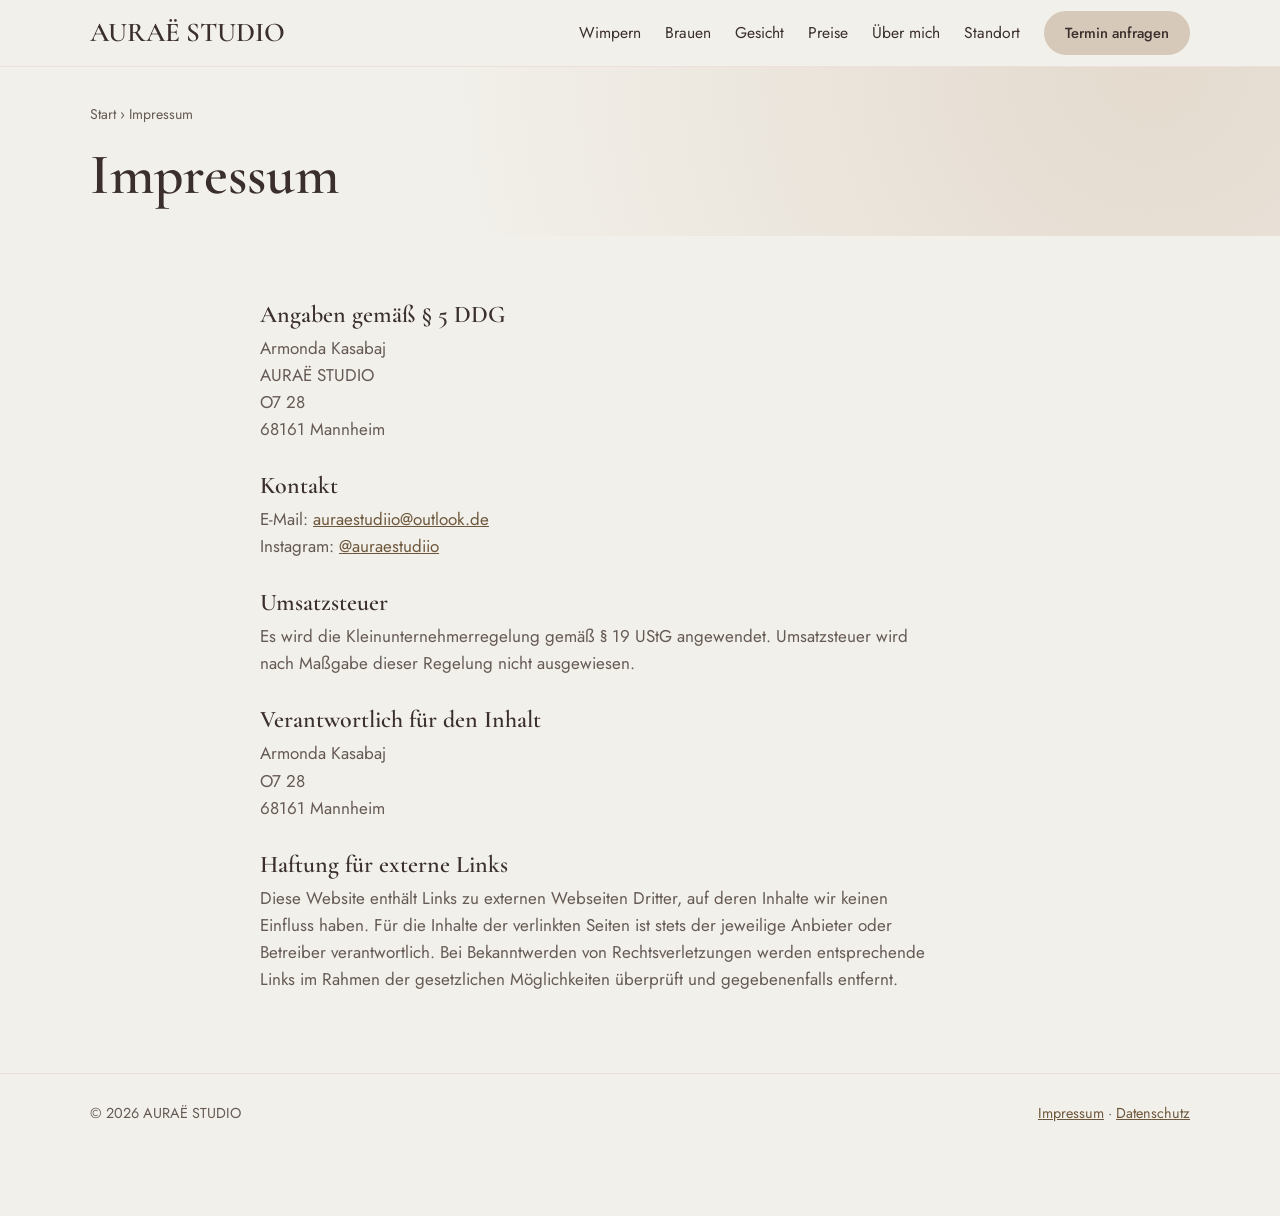
<file: Impressum/index.html>
<!DOCTYPE html>
<html lang="de">
  <head>
    <meta charset="UTF-8" />
    <meta name="viewport" content="width=device-width, initial-scale=1" />
    <title>Impressum – AURAË STUDIO</title>
    <link rel="stylesheet" href="../style.css" />
    <link rel="stylesheet" href="../pages.css" />
  </head>

  <body data-root="../">
    <div id="site-header"></div>

    <main>
      <section class="page-hero">
        <div class="container">
          <nav class="crumbs" aria-label="Brotkrumen">
            <a href="../">Start</a> › <span>Impressum</span>
          </nav>
          <h1>Impressum</h1>
        </div>
      </section>

      <section class="section" style="padding-top: 36px">
        <div class="container container--narrow legal">
          <h2>Angaben gemäß § 5 DDG</h2>
          <p>
            Armonda Kasabaj<br />
            AURAË STUDIO<br />
            O7 28<br />
            68161 Mannheim
          </p>

          <h2>Kontakt</h2>
          <p>
            E-Mail:
            <a href="mailto:auraestudiio@outlook.de">
              auraestudiio@outlook.de
            </a>
            <br />
            Instagram:
            <a
              href="https://www.instagram.com/auraestudiio/"
              target="_blank"
              rel="noopener noreferrer"
            >
              @auraestudiio
            </a>
          </p>

          <h2>Umsatzsteuer</h2>
          <p>
            Es wird die Kleinunternehmerregelung gemäß § 19 UStG angewendet.
            Umsatzsteuer wird nach Maßgabe dieser Regelung nicht ausgewiesen.
          </p>

          <h2>Verantwortlich für den Inhalt</h2>
          <p>
            Armonda Kasabaj<br />
            O7 28<br />
            68161 Mannheim
          </p>

          <h2>Haftung für externe Links</h2>
          <p>
            Diese Website enthält Links zu externen Webseiten Dritter,
            auf deren Inhalte wir keinen Einfluss haben. Für die Inhalte
            der verlinkten Seiten ist stets der jeweilige Anbieter oder
            Betreiber verantwortlich. Bei Bekanntwerden von Rechtsverletzungen
            werden entsprechende Links im Rahmen der gesetzlichen
            Möglichkeiten überprüft und gegebenenfalls entfernt.
          </p>
        </div>
      </section>
    </main>

    <div id="site-footer"></div>

    <script src="../data.js"></script>
    <script src="../common.js"></script>
  </body>
</html>
</file>
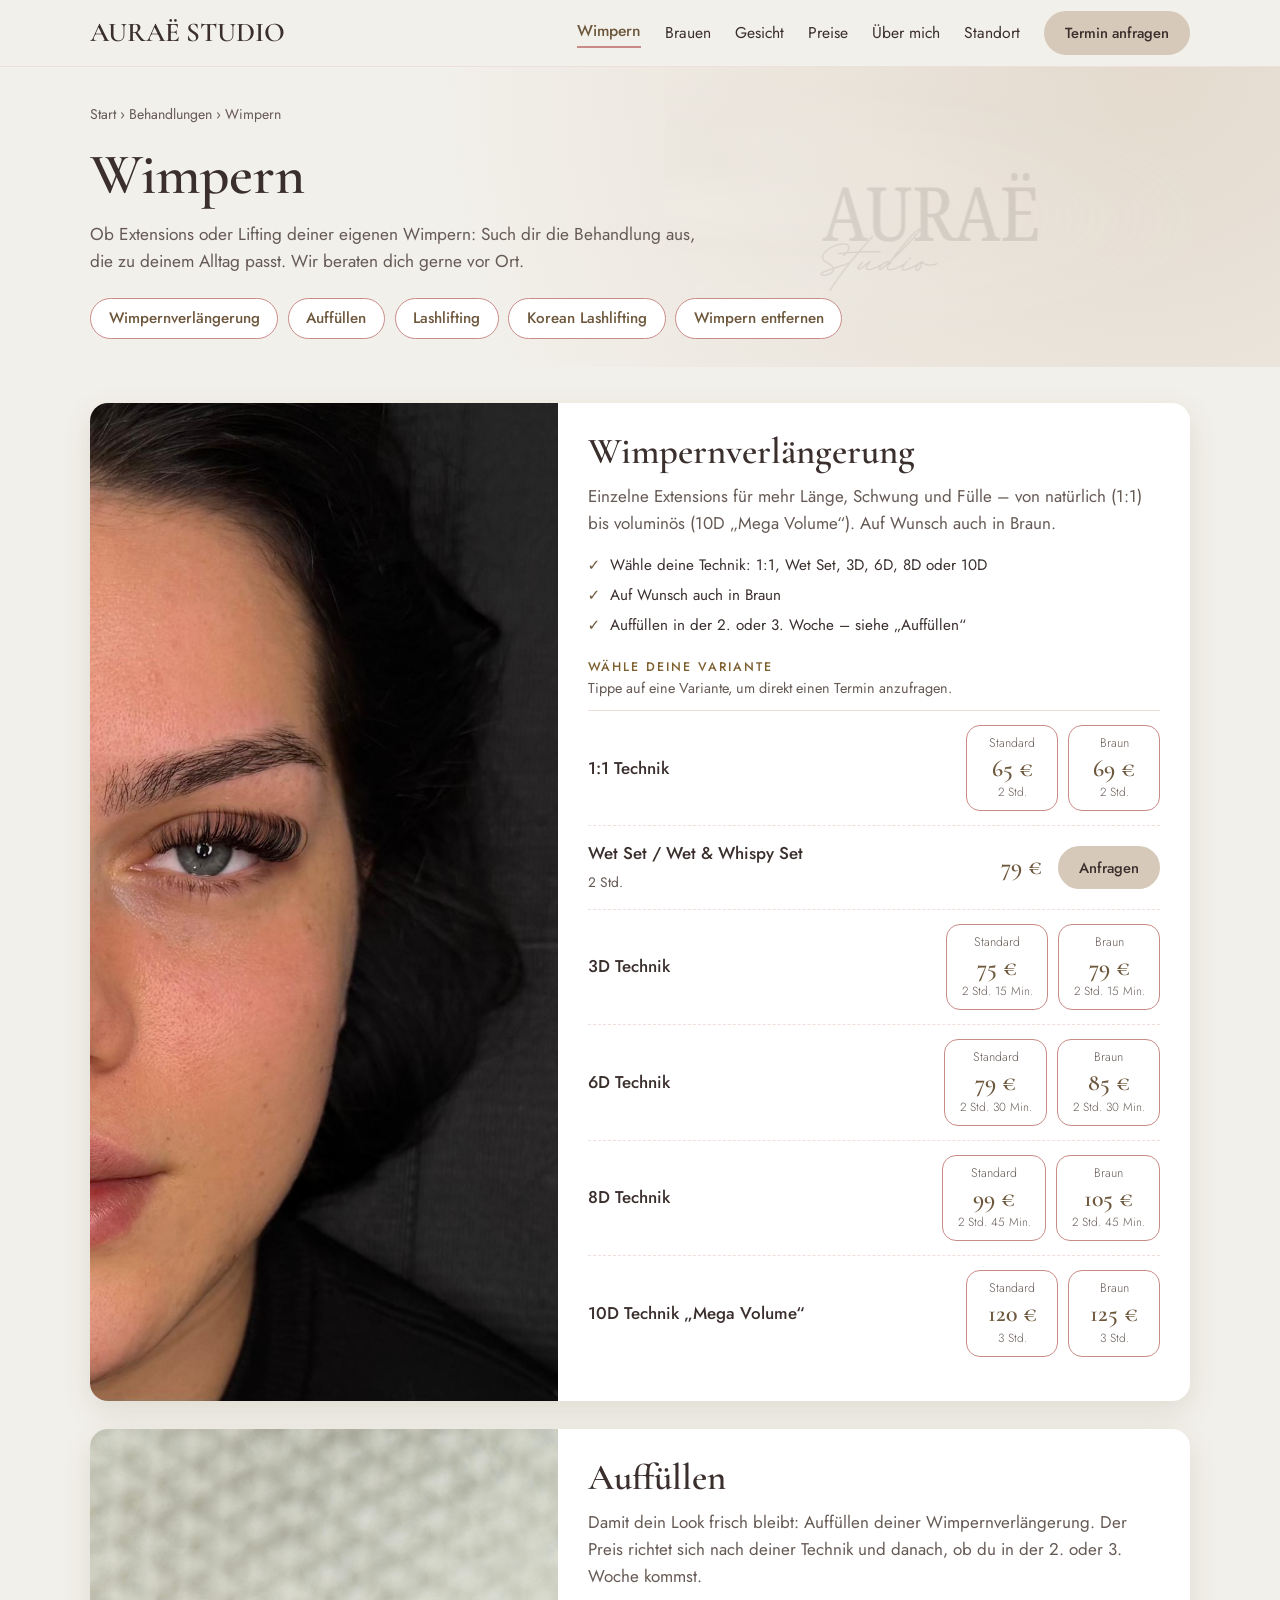
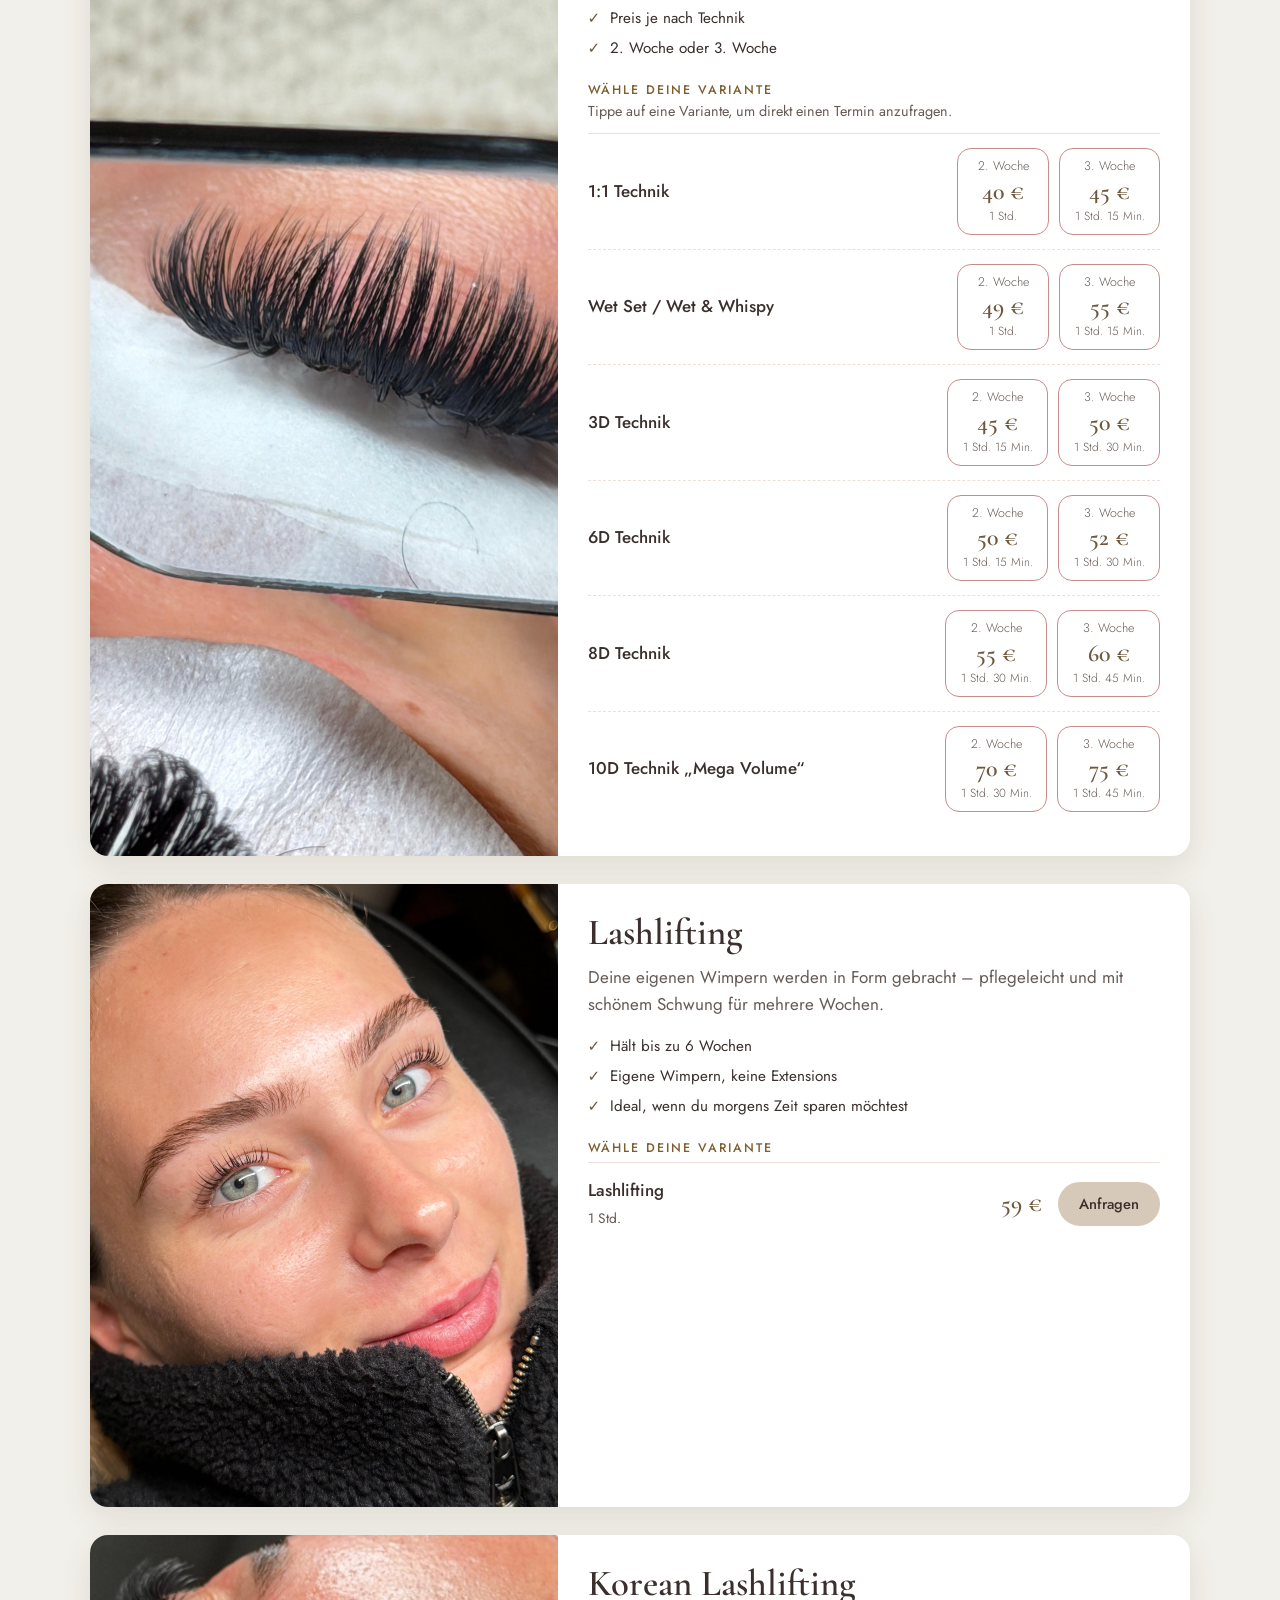
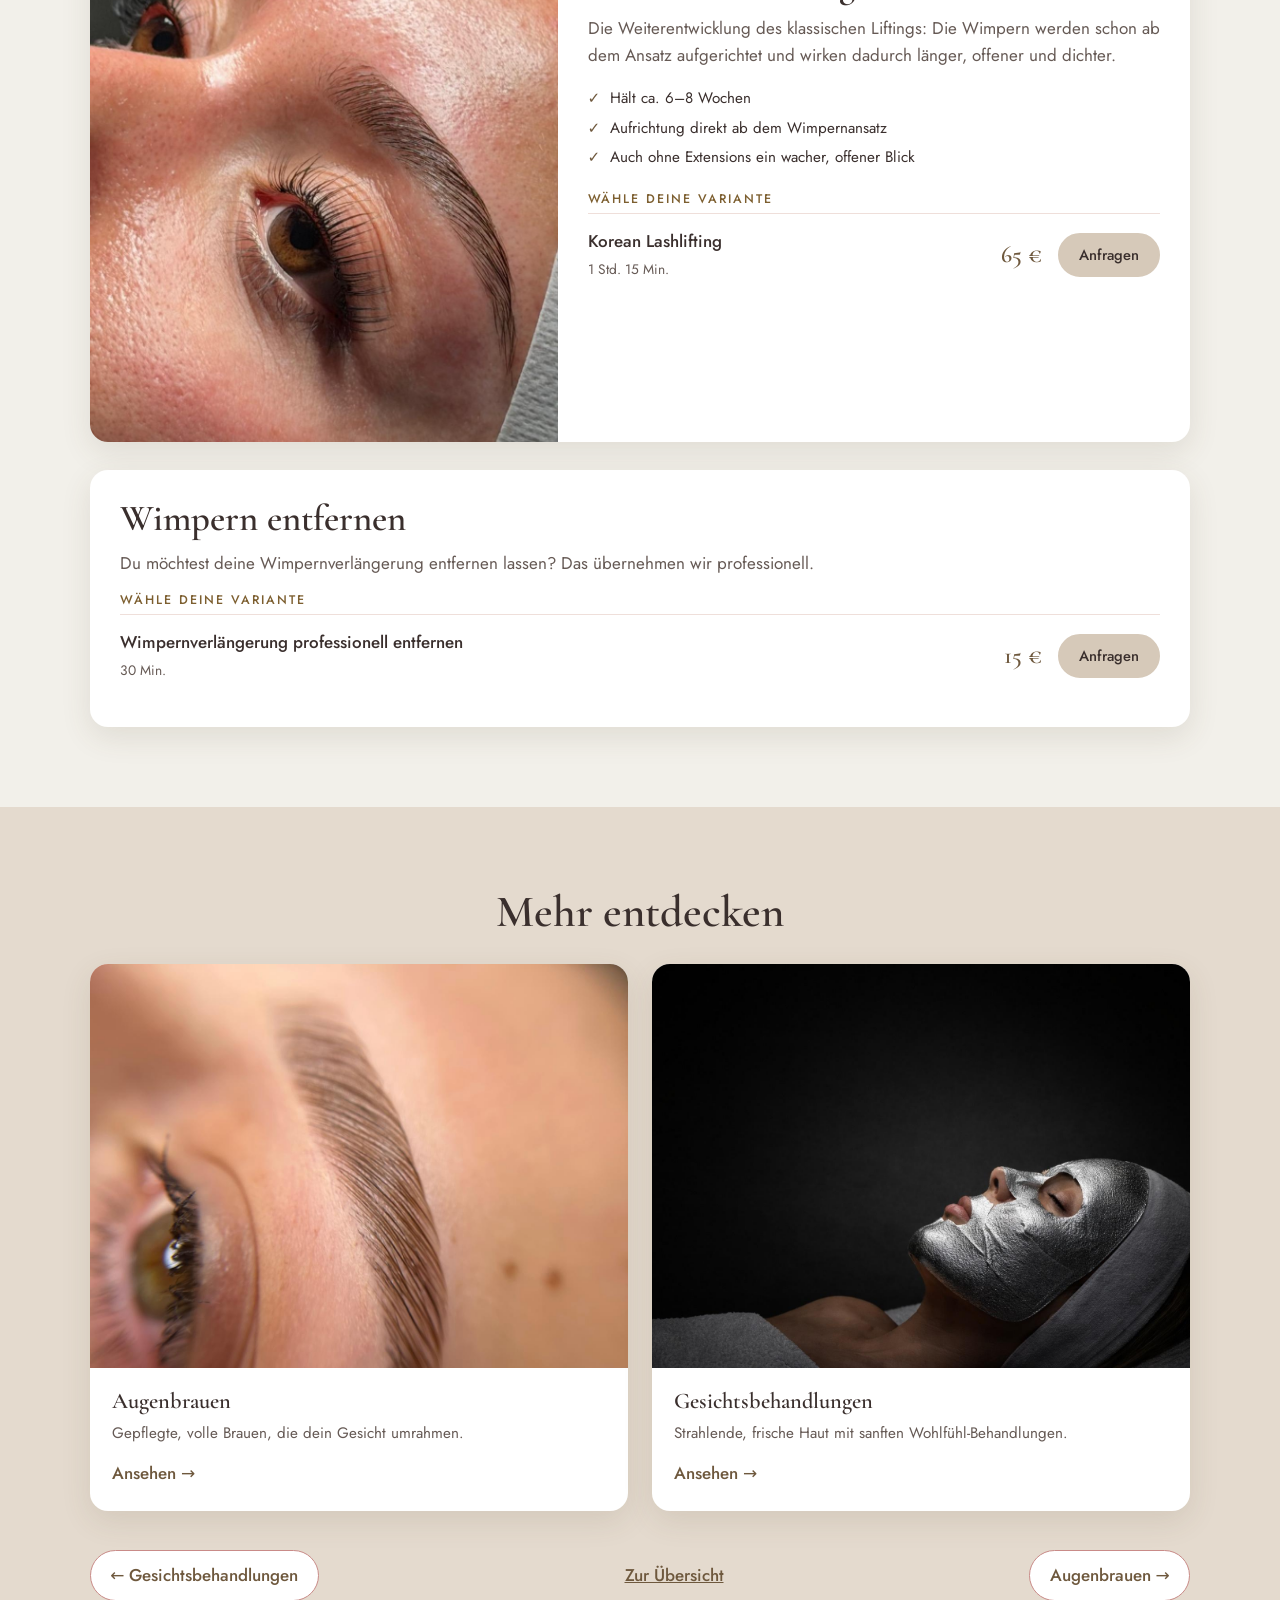
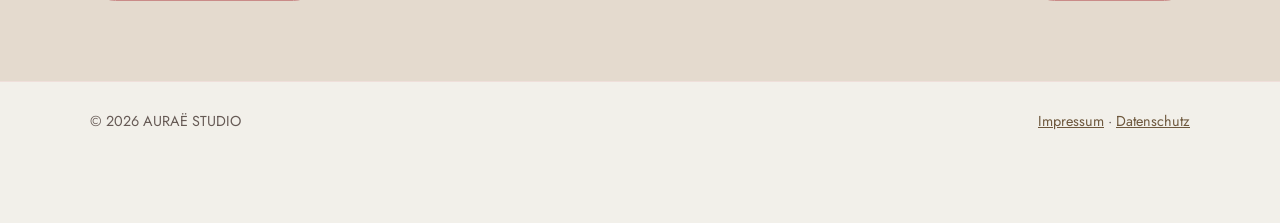
<file: Wimpern/index.html>
<!DOCTYPE html>
<html lang="de">
<head>
  <meta charset="UTF-8" />
  <meta name="viewport" content="width=device-width, initial-scale=1" />
  <title>Wimpern – AURAË STUDIO</title>
  <meta name="description" content="Wimpernverlängerung, Auffüllen, Lashlifting und Korean Lashlifting – Behandlungen und Preise im Überblick." />
  <link rel="stylesheet" href="../style.css" />
  <link rel="stylesheet" href="../pages.css" />
</head>
<body data-category="wimpern" data-root="../">

  <div id="site-header"></div>

  <main>
    <section class="page-hero">
      <div class="container">
        <nav class="crumbs" aria-label="Brotkrumen">
          <a href="../">Start</a> › <a href="../#behandlungen">Behandlungen</a> › <span id="crumbName"></span>
        </nav>
        <h1 id="catTitle"></h1>
        <p id="catIntro"></p>
        <div class="jump" id="jump"></div>
      </div>
    </section>

    <section class="section" style="padding-top: 36px">
      <div class="container">
        <div class="treatments" id="treatments"></div>
      </div>
    </section>

    <section class="section section--tint">
      <div class="container">
        <h2 class="center">Mehr entdecken</h2>
        <div class="cards" id="otherCats"></div>
        <div class="pager" id="pager"></div>
      </div>
    </section>
  </main>

  <div id="site-footer"></div>

  <script src="../data.js"></script>
  <script src="../common.js"></script>
  <script src="../category.js"></script>
</body>
</html>
</file>
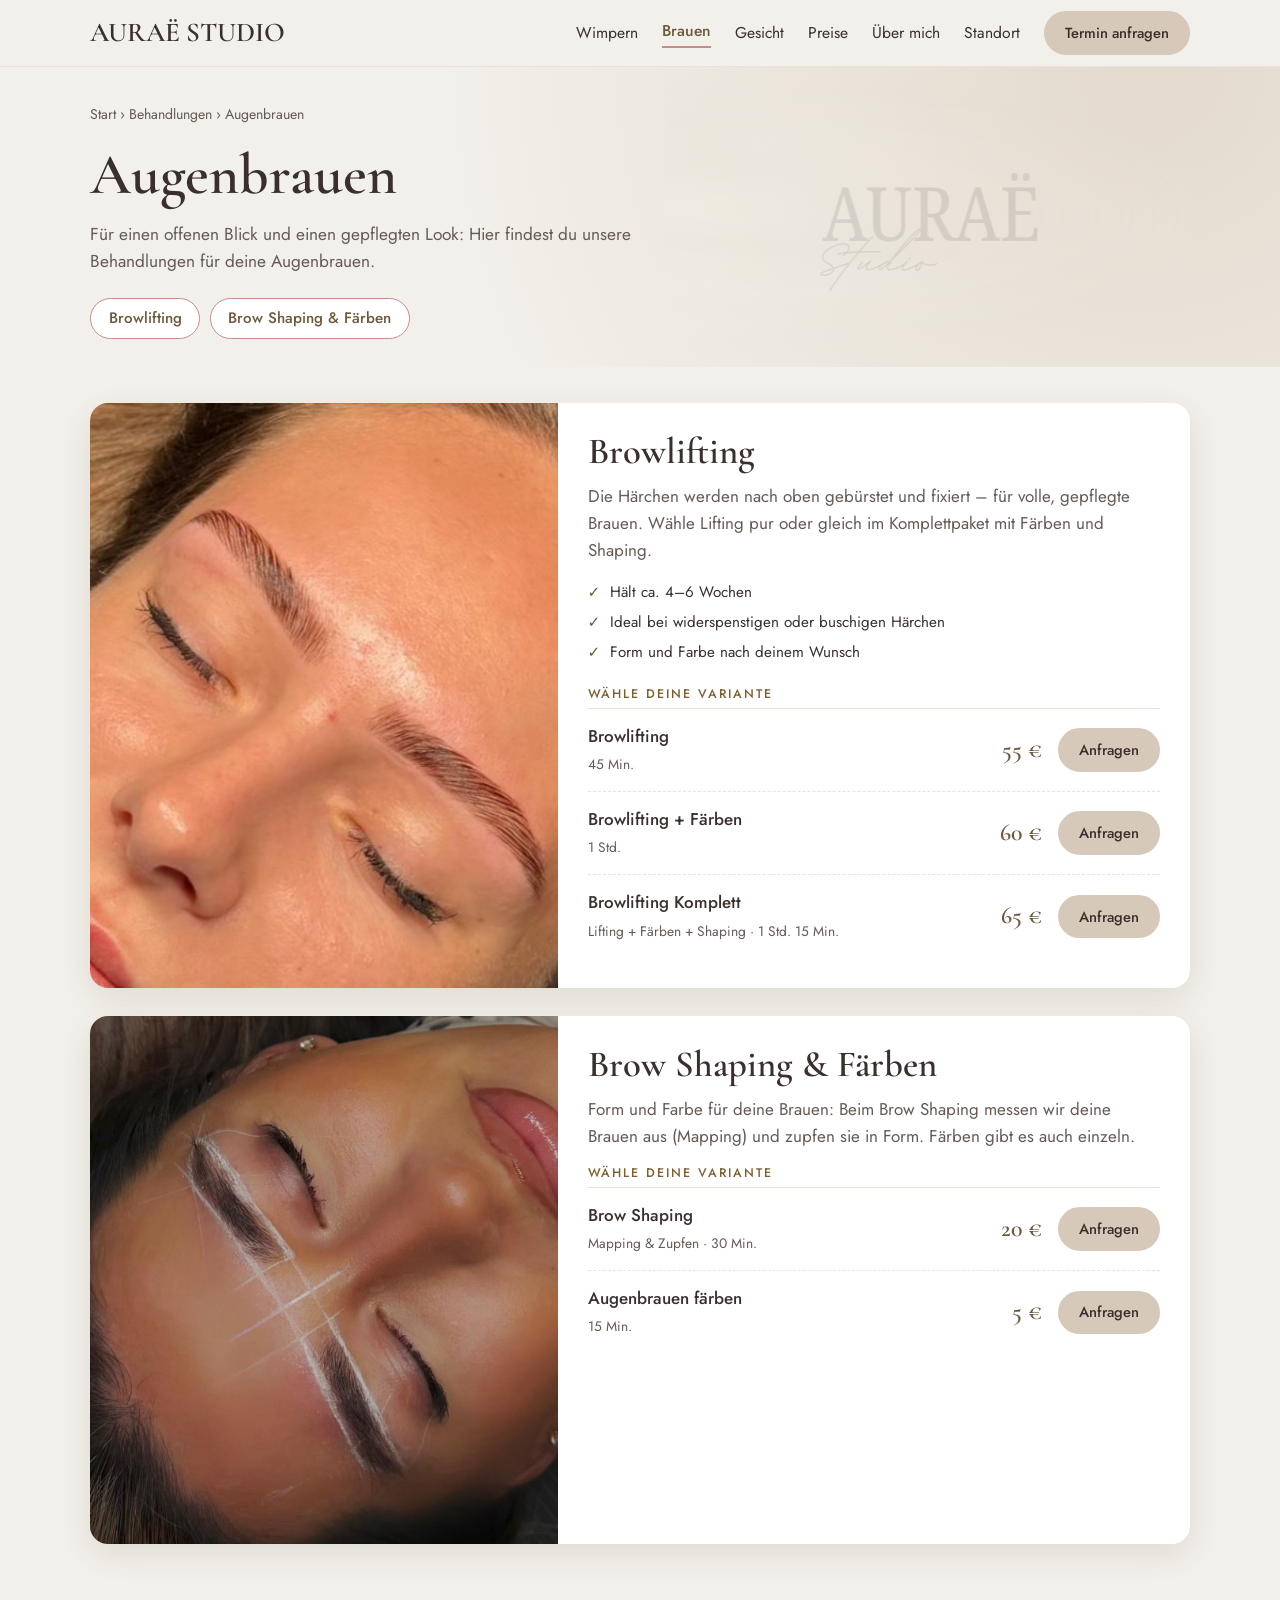
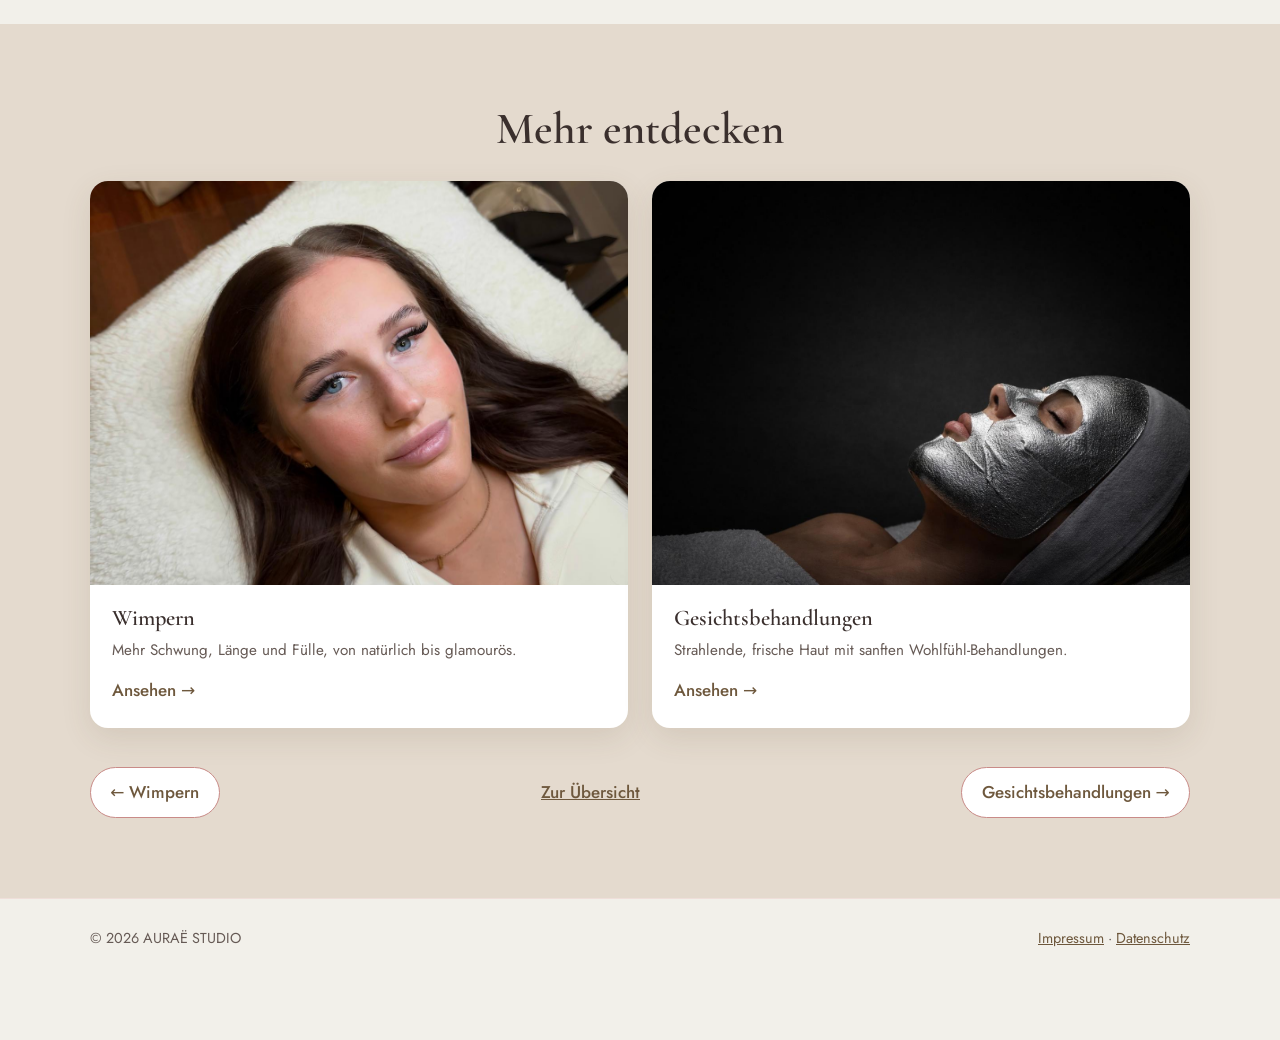
<file: brauen.html>
<!DOCTYPE html>
<html lang="de">
<head>
  <meta charset="UTF-8" />
  <meta name="viewport" content="width=device-width, initial-scale=1" />
  <title>Augenbrauen – AURAË STUDIO</title>
  <meta name="description" content="Browlifting, Brow Shaping und Augenbrauen färben – Behandlungen und Preise im Überblick." />
  <link rel="preconnect" href="https://fonts.googleapis.com" />
  <link rel="preconnect" href="https://fonts.gstatic.com" crossorigin />
  <link href="https://fonts.googleapis.com/css2?family=Cormorant+Garamond:ital,wght@0,500;0,600;1,500&family=Jost:wght@300;400;500;600&display=swap" rel="stylesheet" />
  <link rel="stylesheet" href="style.css" />
  <link rel="stylesheet" href="pages.css" />
</head>
<body data-category="brauen">

  <div id="site-header"></div>

  <main>
    <section class="page-hero">
      <div class="container">
        <nav class="crumbs" aria-label="Brotkrumen">
          <a href="index.html">Start</a> › <a href="index.html#behandlungen">Behandlungen</a> › <span id="crumbName"></span>
        </nav>
        <h1 id="catTitle"></h1>
        <p id="catIntro"></p>
        <div class="jump" id="jump"></div>
      </div>
    </section>

    <section class="section" style="padding-top: 36px">
      <div class="container">
        <div class="treatments" id="treatments"></div>
      </div>
    </section>

    <section class="section section--tint">
      <div class="container">
        <h2 class="center">Mehr entdecken</h2>
        <div class="cards" id="otherCats"></div>
        <div class="pager" id="pager"></div>
      </div>
    </section>
  </main>

  <div id="site-footer"></div>

  <script src="data.js"></script>
  <script src="common.js"></script>
  <script src="category.js"></script>
</body>
</html>
</file>
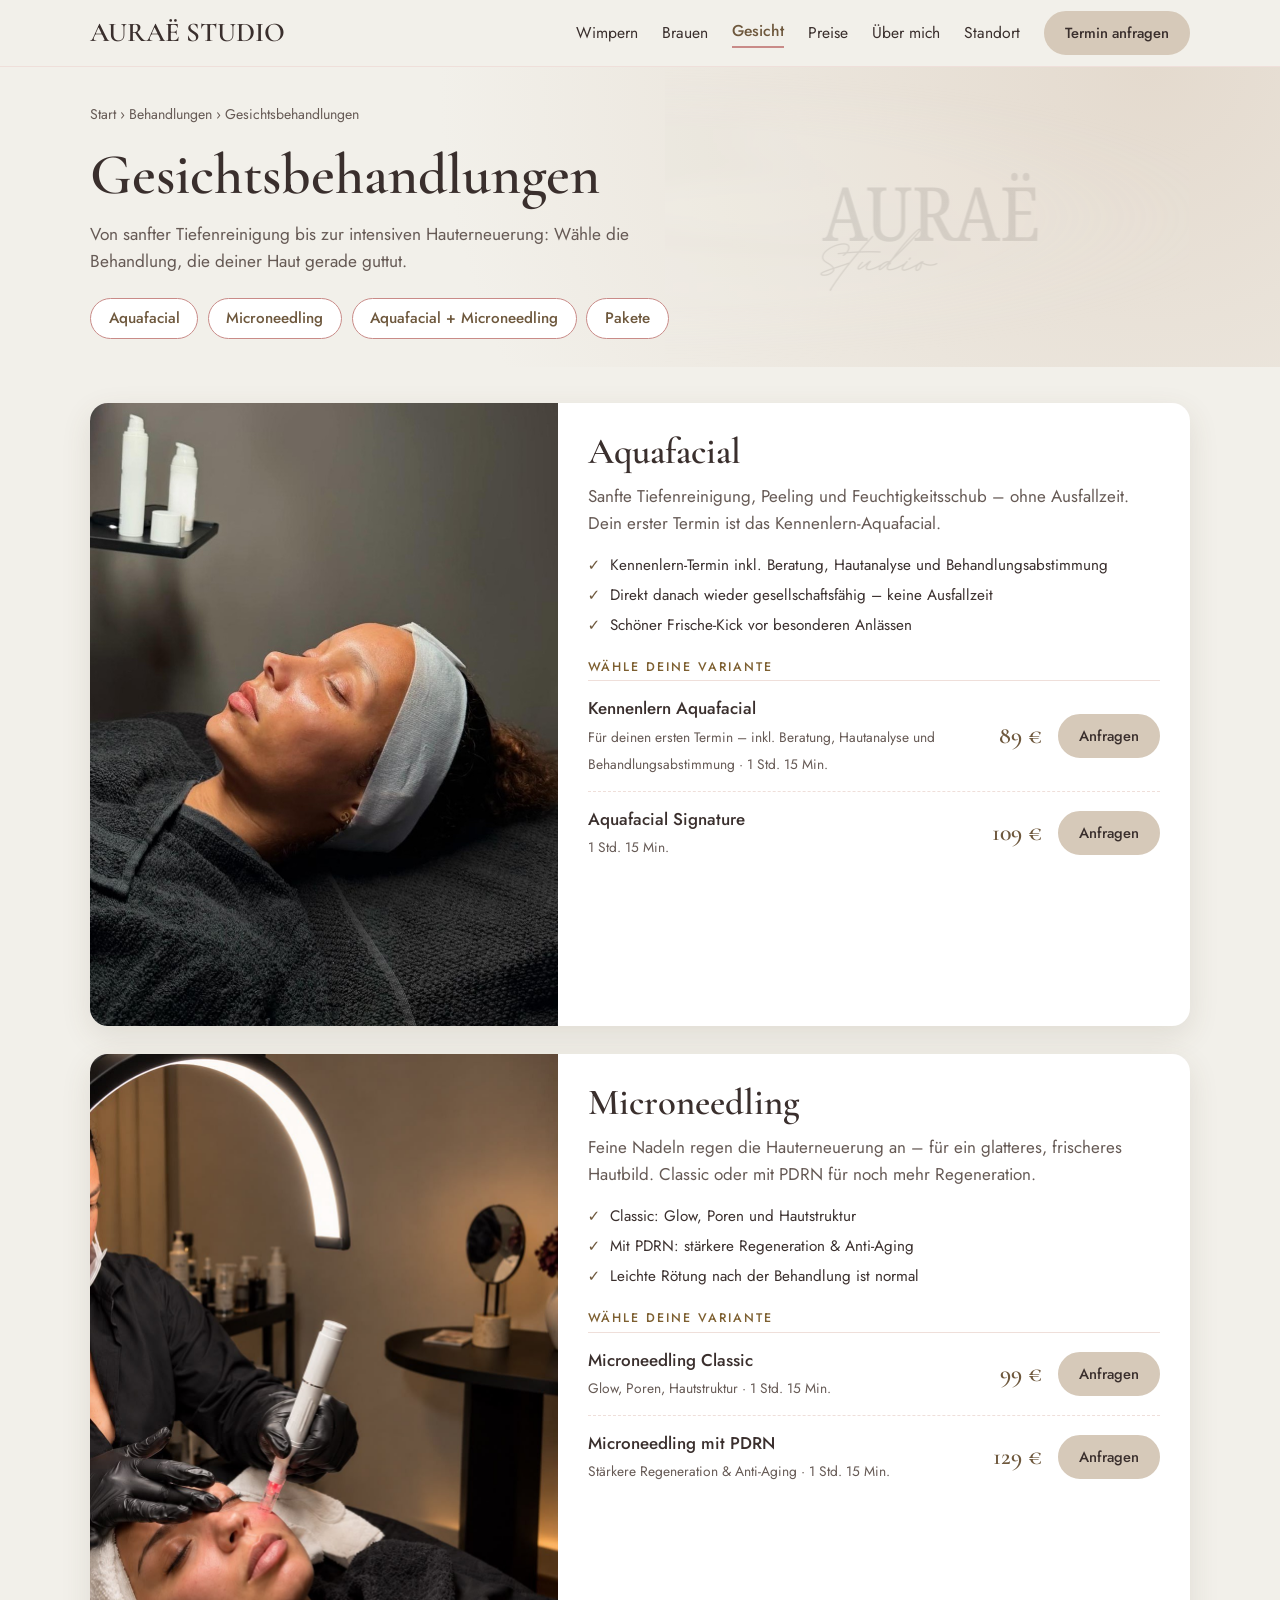
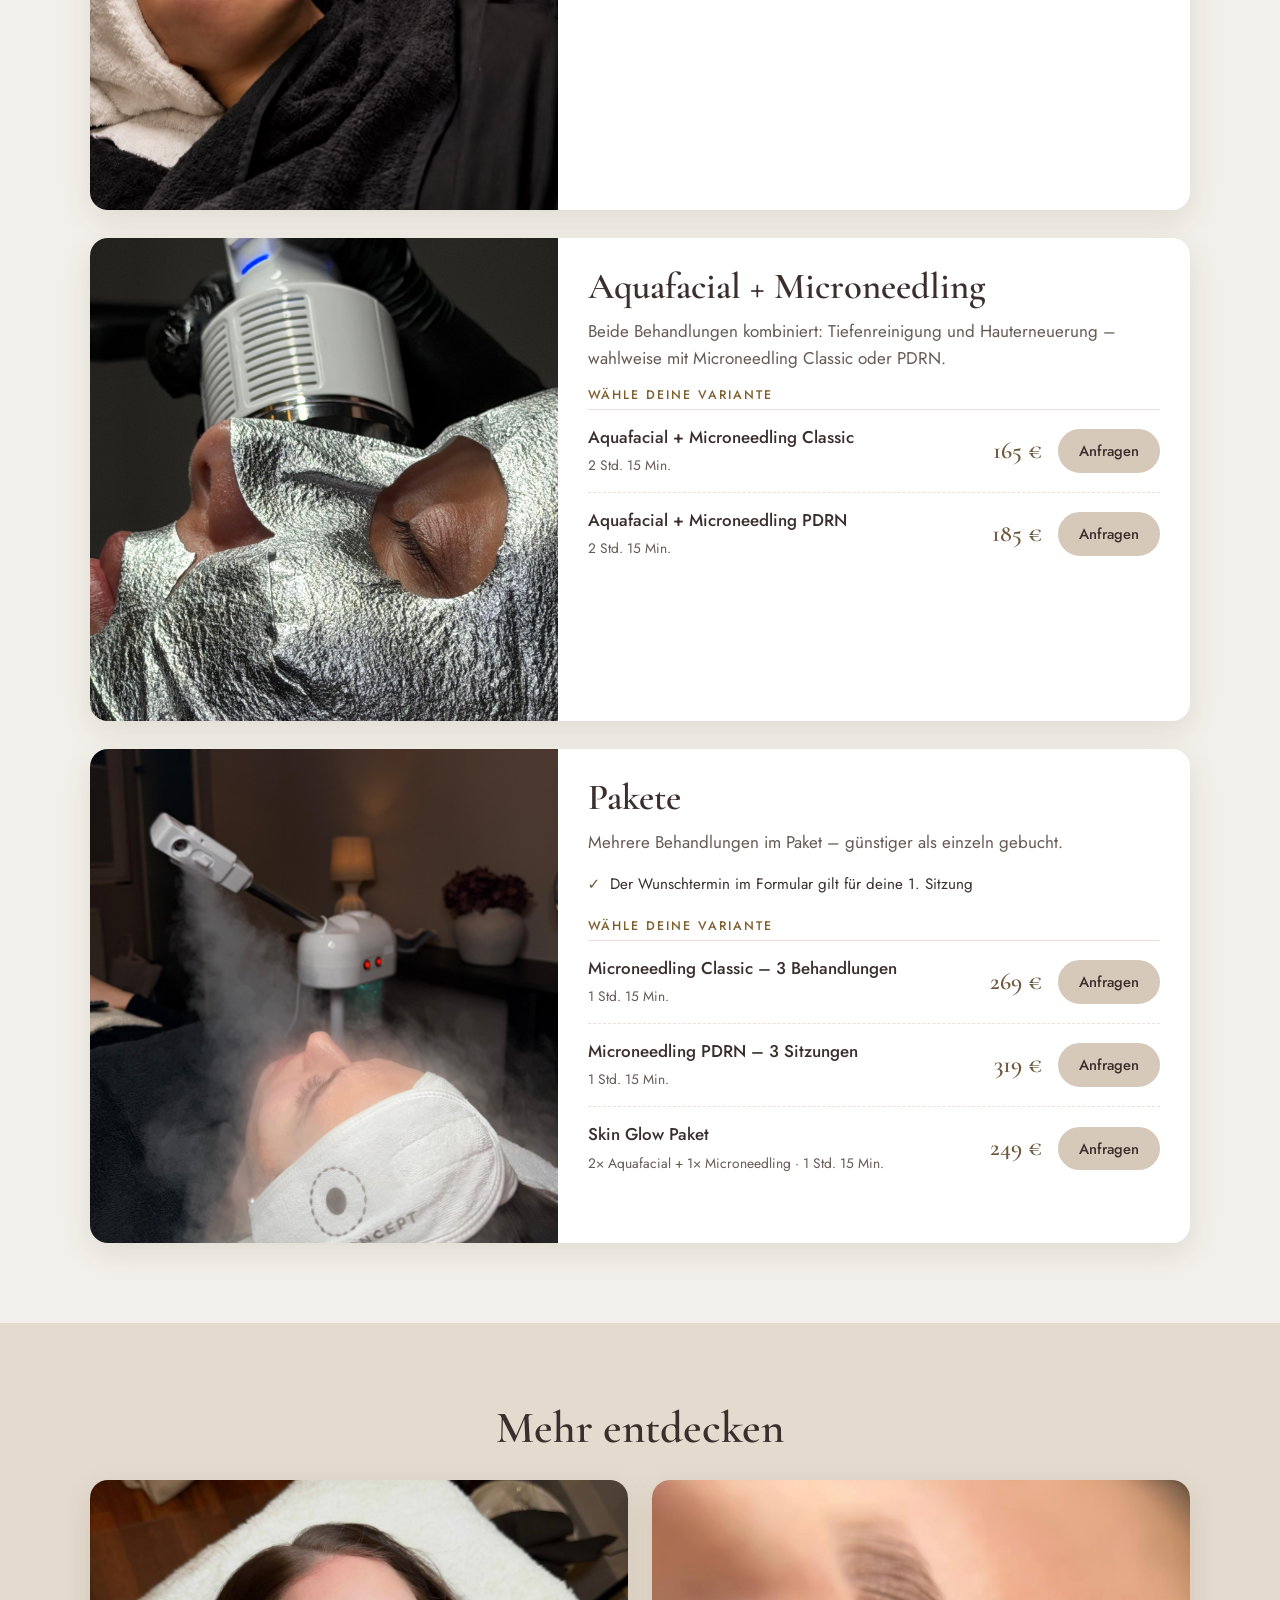
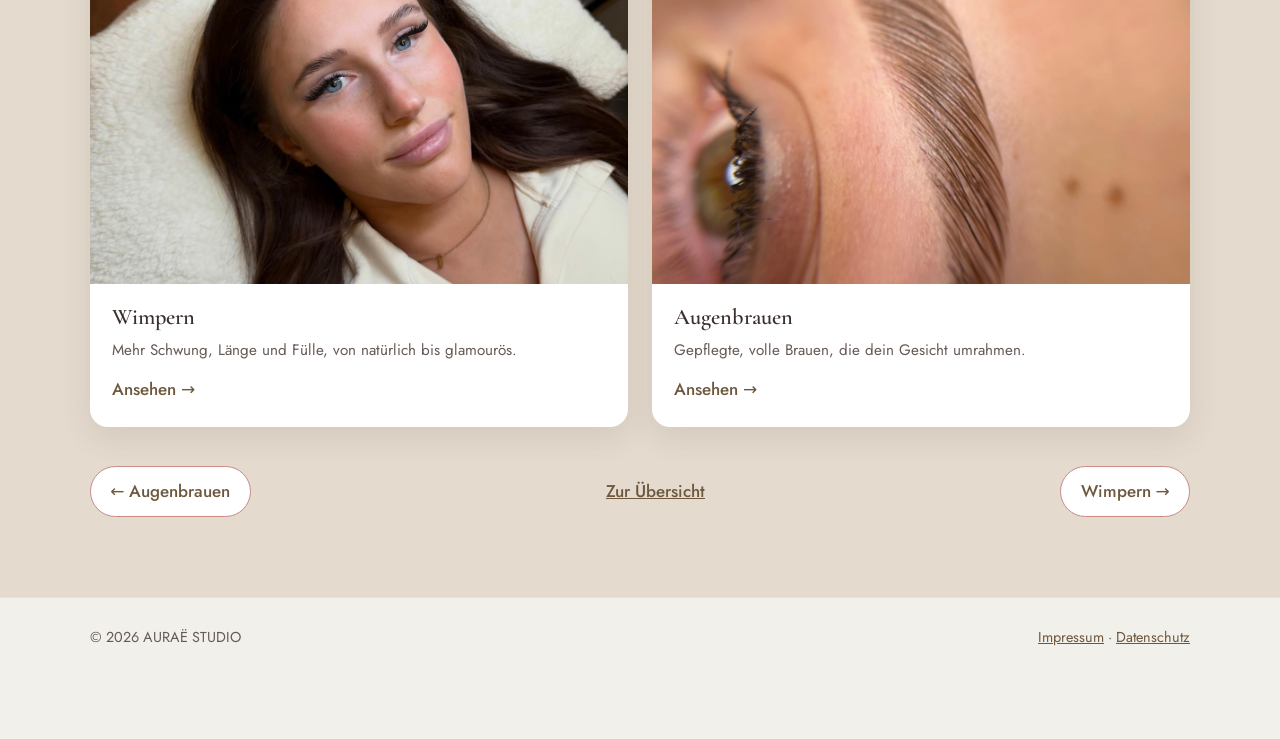
<file: gesicht.html>
<!DOCTYPE html>
<html lang="de">
<head>
  <meta charset="UTF-8" />
  <meta name="viewport" content="width=device-width, initial-scale=1" />
  <title>Gesichtsbehandlungen – AURAË STUDIO</title>
  <meta name="description" content="Microneedling und Aquafacial – Gesichtsbehandlungen und Preise im Überblick." />
  <link rel="preconnect" href="https://fonts.googleapis.com" />
  <link rel="preconnect" href="https://fonts.gstatic.com" crossorigin />
  <link href="https://fonts.googleapis.com/css2?family=Cormorant+Garamond:ital,wght@0,500;0,600;1,500&family=Jost:wght@300;400;500;600&display=swap" rel="stylesheet" />
  <link rel="stylesheet" href="style.css" />
  <link rel="stylesheet" href="pages.css" />
</head>
<body data-category="gesicht">

  <div id="site-header"></div>

  <main>
    <section class="page-hero">
      <div class="container">
        <nav class="crumbs" aria-label="Brotkrumen">
          <a href="index.html">Start</a> › <a href="index.html#behandlungen">Behandlungen</a> › <span id="crumbName"></span>
        </nav>
        <h1 id="catTitle"></h1>
        <p id="catIntro"></p>
        <div class="jump" id="jump"></div>
      </div>
    </section>

    <section class="section" style="padding-top: 36px">
      <div class="container">
        <div class="treatments" id="treatments"></div>
      </div>
    </section>

    <section class="section section--tint">
      <div class="container">
        <h2 class="center">Mehr entdecken</h2>
        <div class="cards" id="otherCats"></div>
        <div class="pager" id="pager"></div>
      </div>
    </section>
  </main>

  <div id="site-footer"></div>

  <script src="data.js"></script>
  <script src="common.js"></script>
  <script src="category.js"></script>
</body>
</html>
</file>
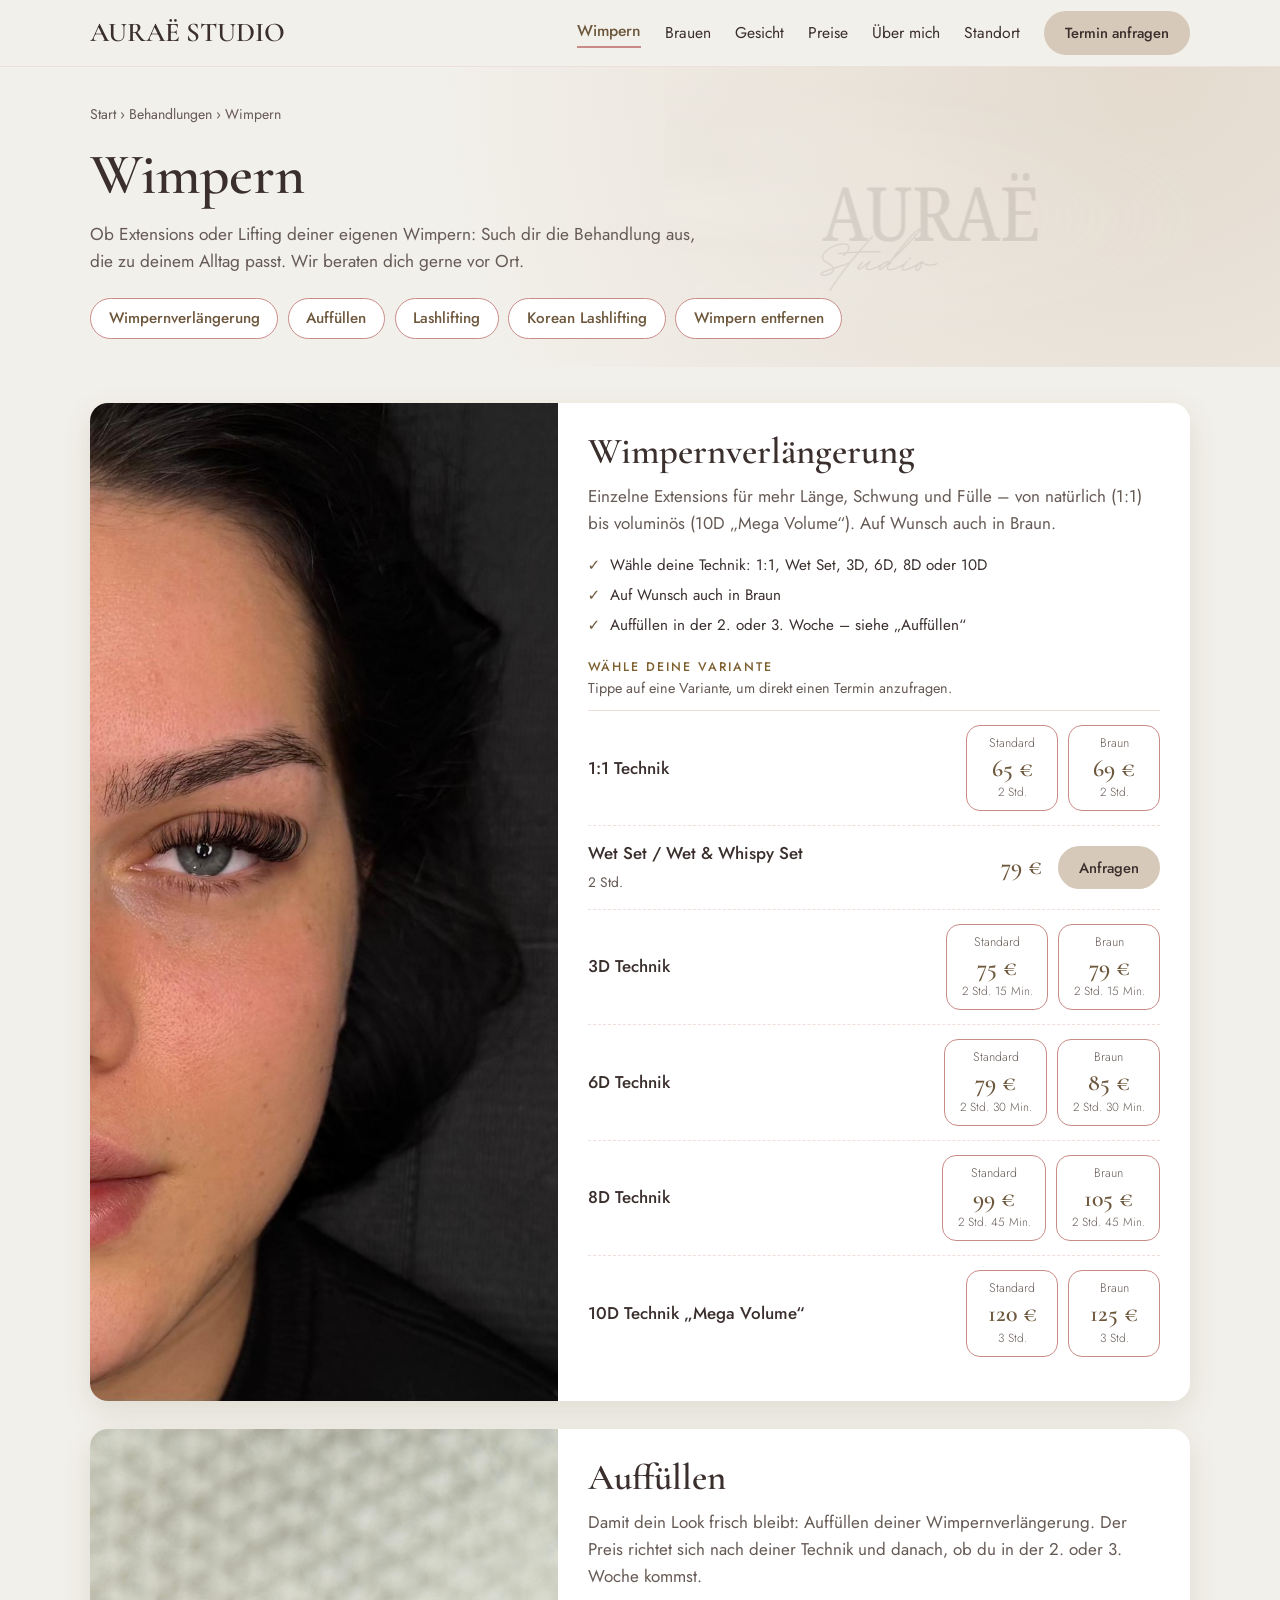
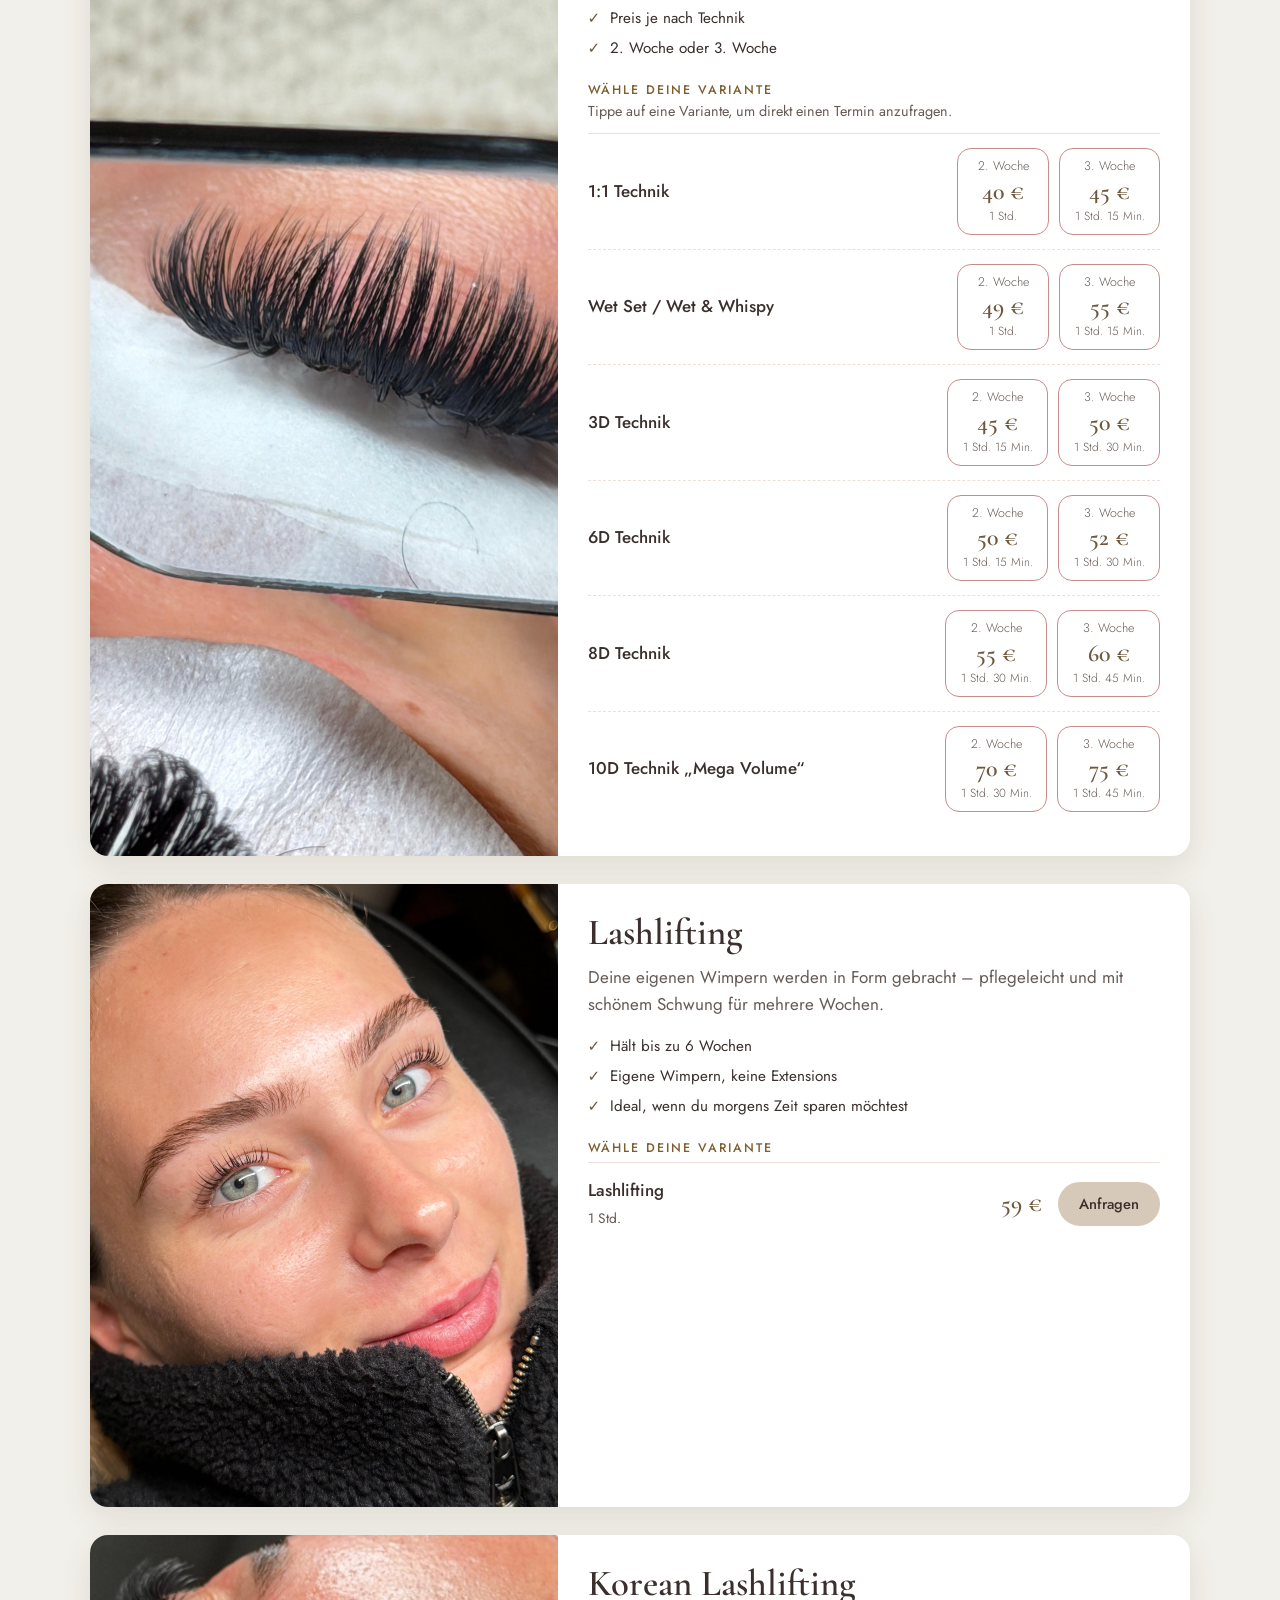
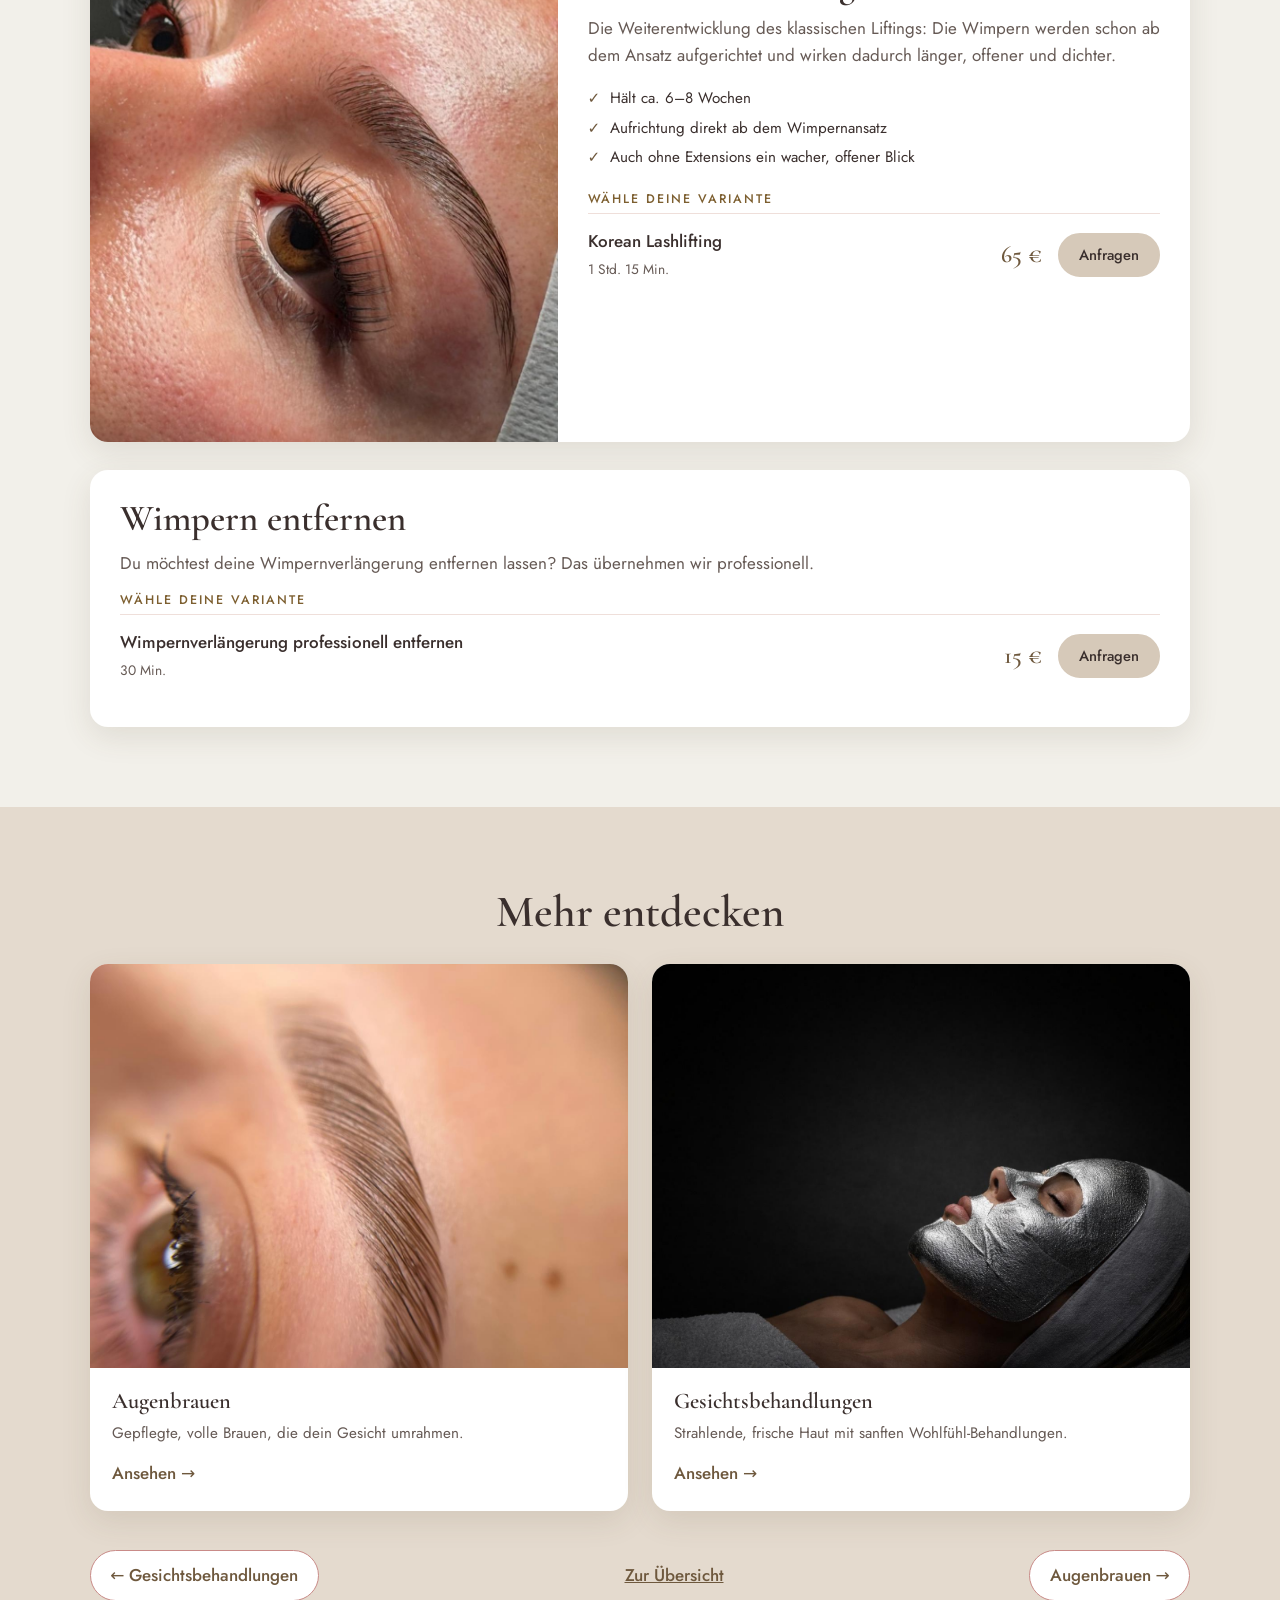
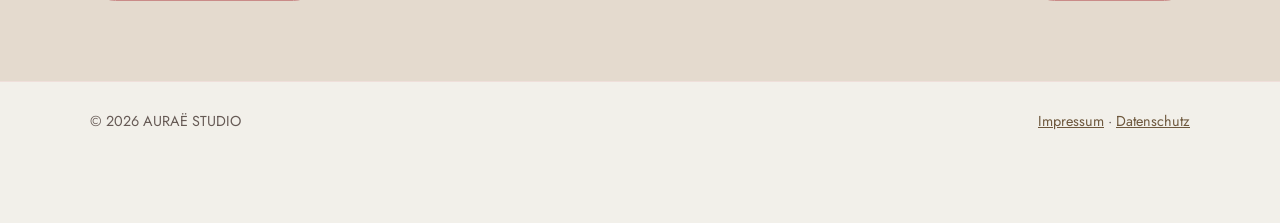
<file: wimpern.html>
<!DOCTYPE html>
<html lang="de">
<head>
  <meta charset="UTF-8" />
  <meta name="viewport" content="width=device-width, initial-scale=1" />
  <title>Wimpern – AURAË STUDIO</title>
  <meta name="description" content="Wimpernverlängerung, Auffüllen, Lashlifting und Korean Lashlifting – Behandlungen und Preise im Überblick." />
  <link rel="preconnect" href="https://fonts.googleapis.com" />
  <link rel="preconnect" href="https://fonts.gstatic.com" crossorigin />
  <link href="https://fonts.googleapis.com/css2?family=Cormorant+Garamond:ital,wght@0,500;0,600;1,500&family=Jost:wght@300;400;500;600&display=swap" rel="stylesheet" />
  <link rel="stylesheet" href="style.css" />
  <link rel="stylesheet" href="pages.css" />
</head>
<body data-category="wimpern">

  <div id="site-header"></div>

  <main>
    <section class="page-hero">
      <div class="container">
        <nav class="crumbs" aria-label="Brotkrumen">
          <a href="index.html">Start</a> › <a href="index.html#behandlungen">Behandlungen</a> › <span id="crumbName"></span>
        </nav>
        <h1 id="catTitle"></h1>
        <p id="catIntro"></p>
        <div class="jump" id="jump"></div>
      </div>
    </section>

    <section class="section" style="padding-top: 36px">
      <div class="container">
        <div class="treatments" id="treatments"></div>
      </div>
    </section>

    <section class="section section--tint">
      <div class="container">
        <h2 class="center">Mehr entdecken</h2>
        <div class="cards" id="otherCats"></div>
        <div class="pager" id="pager"></div>
      </div>
    </section>
  </main>

  <div id="site-footer"></div>

  <script src="data.js"></script>
  <script src="common.js"></script>
  <script src="category.js"></script>
</body>
</html>
</file>
<file: style.css>
/* Lokale Schriften (kein Google-Server nötig) */
@font-face{font-family:'Jost';font-style:normal;font-weight:300;font-display:swap;src:url(schriften/jost-latin-300-normal.woff2) format('woff2');}
@font-face{font-family:'Jost';font-style:normal;font-weight:400;font-display:swap;src:url(schriften/jost-latin-400-normal.woff2) format('woff2');}
@font-face{font-family:'Jost';font-style:normal;font-weight:500;font-display:swap;src:url(schriften/jost-latin-500-normal.woff2) format('woff2');}
@font-face{font-family:'Jost';font-style:normal;font-weight:600;font-display:swap;src:url(schriften/jost-latin-600-normal.woff2) format('woff2');}
@font-face{font-family:'Cormorant Garamond';font-style:normal;font-weight:500;font-display:swap;src:url(schriften/cormorant-garamond-latin-500-normal.woff2) format('woff2');}
@font-face{font-family:'Cormorant Garamond';font-style:italic;font-weight:500;font-display:swap;src:url(schriften/cormorant-garamond-latin-500-italic.woff2) format('woff2');}
@font-face{font-family:'Cormorant Garamond';font-style:normal;font-weight:600;font-display:swap;src:url(schriften/cormorant-garamond-latin-600-normal.woff2) format('woff2');}
@font-face{font-family:'Cormorant Garamond';font-style:italic;font-weight:600;font-display:swap;src:url(schriften/cormorant-garamond-latin-600-italic.woff2) format('woff2');}

/* ============ Farben & Basis (hier kannst du das Design anpassen) ============ */
:root {
  --bg: #F2F0EA;
  --tint: #E4DACE;
  --card: #ffffff;
  --text: #3a2f2d;
  --muted: #665a55;
  --rose: #c98b88;
  --sand: #D6c9b9;
  --sand-ink: #6e583d;   /* dunkler Sandton für Text und Linien (Sand selbst ist zu hell für Schrift) */
  --gold: #7d5f30;
  --line: #efdfda;
  --wa: #25a05a;
  --radius: 18px;
  --shadow: 0 10px 30px rgba(90, 70, 50, .12);
  --serif: "Cormorant Garamond", Georgia, serif;
  --sans: "Jost", system-ui, sans-serif;
}

* { box-sizing: border-box; margin: 0; padding: 0; }
html { scroll-behavior: smooth; scroll-padding-top: 76px; -webkit-text-size-adjust: 100%; }
body { font-family: var(--sans); background: var(--bg); color: var(--text); line-height: 1.6; font-size: 17px; -webkit-font-smoothing: antialiased; }
img { max-width: 100%; display: block; }
a { color: var(--sand-ink); }
.container { width: min(1100px, 100% - 40px); margin-inline: auto; }
.container--narrow { width: min(760px, 100% - 40px); margin-inline: auto; }
.center { text-align: center; }

h1, h2, h3 { font-family: var(--serif); font-weight: 600; line-height: 1.15; }
h1 { font-size: clamp(2.6rem, 7vw, 4.4rem); }
h1 em { color: var(--sand-ink); font-style: italic; }
h2 { font-size: clamp(2rem, 5vw, 2.8rem); margin-bottom: .4rem; }
h3 { font-size: 1.4rem; }
.eyebrow { text-transform: uppercase; letter-spacing: .18em; font-size: .78rem; color: var(--gold); font-weight: 500; margin-bottom: .6rem; }
.section { padding: 80px 0; }
.section--tint { background: var(--tint); }
.section__lead { color: var(--muted); max-width: 560px; margin: .5rem auto 2.4rem; }
.note { color: var(--muted); font-size: .88rem; margin-top: 1.4rem; }
.hint { color: var(--muted); font-size: .9rem; margin-top: .5rem; }
.opt { color: var(--muted); font-weight: 300; }

/* ============ Buttons ============ */
.btn {
  display: inline-flex; align-items: center; justify-content: center; gap: .6rem;
  background: var(--sand); color: var(--text); text-decoration: none; border: 2px solid var(--sand);
  padding: .9rem 1.7rem; border-radius: 999px; font: 500 1rem var(--sans); cursor: pointer;
  transition: transform .15s, background .2s, box-shadow .2s;
}
.btn:hover { transform: translateY(-2px); box-shadow: var(--shadow); }
.btn--small { padding: .55rem 1.2rem; font-size: .92rem; }
.btn--ghost { background: transparent; color: var(--sand-ink); border-color: var(--sand-ink); }
.btn--wa { background: var(--wa); border-color: var(--wa); color: #fff; }
.btn--ig { background: linear-gradient(45deg, #f09433, #dc2743 55%, #bc1888) border-box; border-color: transparent; color: #fff; }
.btn:disabled { opacity: .5; cursor: not-allowed; transform: none; box-shadow: none; }

/* ============ Navigation ============ */
.nav { position: sticky; top: 0; z-index: 50; background: rgba(242, 240, 234, .92); backdrop-filter: blur(10px); border-bottom: 1px solid var(--line); }
.nav__inner { display: flex; align-items: center; justify-content: space-between; height: 66px; }
.nav__logo { font-family: var(--serif); font-size: 1.7rem; font-weight: 600; text-decoration: none; color: var(--text); }
.nav__links { display: flex; align-items: center; gap: 1.8rem; }
.nav__links a:not(.btn) { color: var(--text); text-decoration: none; font-size: .98rem; }
.nav__links a:not(.btn):hover { color: var(--sand-ink); }
.nav__cta { color: var(--text) !important; }
.nav__burger { display: none; background: none; border: 0; width: 44px; height: 44px; cursor: pointer; flex-direction: column; justify-content: center; gap: 6px; align-items: center; }
.nav__burger span { width: 24px; height: 2px; background: var(--text); transition: .25s; }
.nav__burger[aria-expanded="true"] span:nth-child(1) { transform: translateY(8px) rotate(45deg); }
.nav__burger[aria-expanded="true"] span:nth-child(2) { opacity: 0; }
.nav__burger[aria-expanded="true"] span:nth-child(3) { transform: translateY(-8px) rotate(-45deg); }

/* ============ Hero ============ */
.hero { position: relative; overflow: hidden; isolation: isolate; padding: 56px 0 70px; background: var(--bg); }

/* 1. Logo als dezenter Hintergrund (liegt hinter allem, ist nicht klickbar) */
.hero__bg { position: absolute; inset: 0; z-index: -1; pointer-events: none; }
.hero__bg img {
  width: 100%; height: 100%;
  object-fit: contain;            /* Logo wird nie abgeschnitten oder aufgezogen */
  object-position: center;
  opacity: .08;                   /* Stärke des Logos: 0.05 (kaum sichtbar) bis 0.15 (deutlich) */
  mix-blend-mode: multiply;       /* weißer JPG-Hintergrund wird "durchsichtig" */
  -webkit-mask-image: radial-gradient(closest-side, #000 60%, transparent 100%);
          mask-image: radial-gradient(closest-side, #000 60%, transparent 100%); /* weicher Rand */
}

/* 2. Layout: Text links, Logo-Karte rechts */
.hero__inner { position: relative; display: grid; grid-template-columns: minmax(0, 1.1fr) minmax(0, .9fr); gap: 48px; align-items: center; }
.hero__lead { margin: 1.2rem 0 1.8rem; color: var(--muted); max-width: 480px; font-size: 1.08rem; }
.hero__actions { display: flex; gap: .8rem; flex-wrap: wrap; }
.hero__facts { list-style: none; display: flex; flex-wrap: wrap; gap: .4rem 1.4rem; margin-top: 1.8rem; font-size: .92rem; color: var(--muted); }

/* 3. Bilder-Slider vorne rechts (Bogenform) */
.hero__img {
  position: relative; isolation: isolate; overflow: hidden;
  justify-self: center; width: min(100%, 400px); aspect-ratio: 4 / 5;
  background: var(--tint); box-shadow: var(--shadow);
  border-radius: 200px 200px var(--radius) var(--radius);
}
.slider__track {
  display: flex; height: 100%; overflow-x: auto; overflow-y: hidden;
  scroll-snap-type: x mandatory; overscroll-behavior-x: contain;
  scrollbar-width: none; -webkit-overflow-scrolling: touch; cursor: grab;
}
.slider__track::-webkit-scrollbar { display: none; }
.slider__track.is-dragging { scroll-snap-type: none; cursor: grabbing; user-select: none; }
.slider__track:focus-visible { outline: 3px solid var(--rose); outline-offset: -3px; }
.slider__slide { position: relative; flex: 0 0 100%; height: 100%; margin: 0; scroll-snap-align: center; scroll-snap-stop: always; }
.slider__slide img { width: 100%; height: 100%; object-fit: cover; display: block; user-select: none; -webkit-user-drag: none; }
.slider__cap {
  position: absolute; left: 50%; bottom: 46px; transform: translateX(-50%);
  background: rgba(255, 255, 255, .9); color: var(--text); padding: .3rem .95rem; border-radius: 999px;
  font-size: .85rem; font-weight: 500; white-space: nowrap; box-shadow: 0 2px 10px rgba(0, 0, 0, .12);
}
.slider__btn {
  position: absolute; top: 50%; transform: translateY(-50%); z-index: 2;
  width: 40px; height: 40px; border: 0; border-radius: 50%; padding: 0 0 3px;
  background: rgba(255, 255, 255, .9); color: var(--sand-ink); font-size: 1.7rem; line-height: 1; cursor: pointer;
  opacity: 0; transition: opacity .2s; box-shadow: 0 2px 10px rgba(0, 0, 0, .15);
}
.slider__btn--prev { left: 10px; }
.slider__btn--next { right: 10px; }
.hero__img:hover .slider__btn, .slider__btn:focus-visible { opacity: 1; }
.slider__dots { position: absolute; left: 0; right: 0; bottom: 12px; z-index: 2; display: flex; justify-content: center; gap: 2px; }
.slider__dot { width: 22px; height: 22px; border: 0; background: none; cursor: pointer; display: grid; place-items: center; padding: 0; }
.slider__dot::after { content: ""; width: 8px; height: 8px; border-radius: 99px; background: rgba(255, 255, 255, .7); box-shadow: 0 0 4px rgba(0, 0, 0, .3); transition: width .25s, background .25s; }
.slider__dot[aria-current="true"]::after { width: 22px; background: #fff; }
@media (hover: none) { .slider__btn { display: none; } }

/* ============ Behandlungs-Karten ============ */
.cards { display: grid; grid-template-columns: repeat(auto-fit, minmax(250px, 1fr)); gap: 24px; }
.card { background: var(--card); border-radius: var(--radius); overflow: hidden; box-shadow: var(--shadow); display: flex; flex-direction: column; transition: transform .2s; }
.card:hover { transform: translateY(-4px); }
.card img { aspect-ratio: 4/3; object-fit: cover; width: 100%; }
.card__body { padding: 20px 22px 24px; display: flex; flex-direction: column; gap: .5rem; flex: 1; }
.card__body p { color: var(--muted); font-size: .95rem; flex: 1; }
.card__meta { font-size: .88rem; color: var(--gold); font-weight: 500; }
.card .btn { margin-top: .6rem; align-self: flex-start; }

/* ============ Preisliste ============ */
.tabs { display: flex; gap: .5rem; flex-wrap: wrap; justify-content: center; margin: 1.8rem 0 1.4rem; }
.tab { background: transparent; border: 1.5px solid var(--rose); color: var(--sand-ink); padding: .5rem 1.2rem; border-radius: 999px; font: 500 .95rem var(--sans); cursor: pointer; }
.tab[aria-selected="true"] { background: var(--sand); border-color: var(--sand); color: var(--text); }
.price { background: var(--card); border-radius: var(--radius); padding: 10px 24px; box-shadow: var(--shadow); }
.price__row { display: grid; grid-template-columns: minmax(0, 1fr) auto; gap: 4px 16px; padding: 18px 0; border-bottom: 1px dashed var(--line); align-items: baseline; }
.price__row:last-child { border-bottom: 0; }
.price__name { font-weight: 500; }
.price__desc { grid-column: 1; color: var(--muted); font-size: .88rem; }
.price__dur { color: var(--muted); font-size: .86rem; }
.price__amount { font-family: var(--serif); font-size: 1.6rem; color: var(--sand-ink); font-weight: 600; grid-row: 1 / span 2; grid-column: 2; text-align: right; }

/* ============ Buchung ============ */
.booking { background: var(--card); border-radius: var(--radius); box-shadow: var(--shadow); padding: 28px; display: grid; grid-template-columns: minmax(0, 1fr); gap: 28px; }
.booking > * { min-width: 0; }
.step h3 { display: flex; align-items: center; gap: .7rem; margin-bottom: .8rem; }
.step__num { width: 32px; height: 32px; border-radius: 50%; background: var(--tint); color: var(--sand-ink); display: grid; place-items: center; font: 600 1rem var(--sans); }
select, input[type="text"], textarea {
  width: 100%; padding: .85rem 1rem; border: 1.5px solid var(--line); border-radius: 12px;
  font: 400 1rem var(--sans); color: var(--text); background: #fff;
}
select:focus, input:focus, textarea:focus { outline: 2px solid var(--rose); border-color: var(--rose); }
.fields { display: grid; gap: 14px; }
.fields label { display: grid; gap: 6px; font-weight: 500; font-size: .92rem; min-width: 0; }
textarea { resize: vertical; }
.days { display: flex; gap: 10px; overflow-x: auto; padding-bottom: 10px; scroll-snap-type: x proximity; min-width: 0; max-width: 100%; -webkit-overflow-scrolling: touch; }
.chip {
  flex: 0 0 auto; border: 1.5px solid var(--line); background: #fff; border-radius: 14px; padding: .55rem .9rem; cursor: pointer;
  font: 500 .95rem var(--sans); color: var(--text); text-align: center; min-width: 68px; scroll-snap-align: start;
}
.chip small { display: block; font-weight: 400; color: var(--muted); font-size: .76rem; }
.chip:hover { border-color: var(--rose); }
.chip[aria-checked="true"] { background: var(--sand); border-color: var(--sand); color: var(--text); }
.chip[aria-checked="true"] small { color: var(--text); }
.slots { display: flex; flex-wrap: wrap; gap: 10px; }
.summary { background: var(--tint); border-radius: 14px; padding: 16px 18px; font-size: .95rem; }
.summary strong { color: var(--sand-ink); }
.send { display: grid; gap: 12px; grid-template-columns: repeat(2, minmax(0, 1fr)); }
.send .btn { width: 100%; min-height: 54px; }
.send--single { grid-template-columns: minmax(0, 1fr); }
.send__tip { grid-column: 1 / -1; margin-top: 2px; font-size: .85rem; line-height: 1.5; text-align: center; color: var(--muted); }
.send__tip strong { color: var(--text); font-weight: 500; }

/* ============ Standort ============ */
.location { display: grid; grid-template-columns: minmax(0, 1.2fr) minmax(0, 1fr); gap: 32px; margin-top: 2rem; align-items: start; }
.location__map iframe { width: 100%; height: 420px; border: 0; border-radius: var(--radius); box-shadow: var(--shadow); }
.location__info h3 { margin: 1.4rem 0 .4rem; }
.location__info h3:first-child { margin-top: 0; }
.location__info .btn { margin-top: .6rem; color: var(--text); }
.hours, .tips { list-style: none; }
.hours li { display: flex; justify-content: space-between; max-width: 280px; padding: 3px 0; border-bottom: 1px dotted var(--line); }
.tips { padding: 0; margin-top: 1rem; display: grid; gap: 12px; }
.tips li { position: relative; padding-left: 1.4rem; font-size: .96rem; line-height: 1.5; color: var(--muted); }
.tips li::before { content: "•"; position: absolute; left: 0; top: -1px; color: var(--rose); font-size: 1.3rem; line-height: 1; }

/* ============ Footer, FAB, Toast ============ */
.footer { padding: 28px 0 90px; font-size: .9rem; color: var(--muted); border-top: 1px solid var(--line); }
.footer__inner { display: flex; justify-content: space-between; flex-wrap: wrap; gap: 8px; }
.fab { display: none; position: fixed; bottom: 16px; left: 50%; transform: translateX(-50%); z-index: 40; background: var(--sand); color: var(--text); padding: .85rem 1.8rem; border-radius: 999px; text-decoration: none; font-weight: 500; box-shadow: 0 8px 24px rgba(90,70,50,.3); }
.toast { position: fixed; bottom: 80px; left: 50%; transform: translate(-50%, 20px); background: var(--text); color: #fff; padding: .8rem 1.3rem; border-radius: 12px; opacity: 0; pointer-events: none; transition: .3s; z-index: 60; max-width: 90%; text-align: center; font-size: .92rem; }
.toast.show { opacity: 1; transform: translate(-50%, 0); }

/* ============ Mobil ============ */
@media (max-width: 820px) {
  body { font-size: 16px; }
  .section { padding: 56px 0; }
  .nav__burger { display: flex; }
  .nav__links {
    position: absolute; top: 66px; left: 0; right: 0; background: var(--bg); flex-direction: column; align-items: stretch;
    padding: 12px 20px 20px; gap: 0; border-bottom: 1px solid var(--line); display: none;
  }
  .nav__links.open { display: flex; }
  .nav__links a:not(.btn) { padding: 14px 4px; border-bottom: 1px solid var(--line); font-size: 1.05rem; }
  .nav__cta { margin-top: 14px; padding: .9rem 1.2rem; }
  .hero { padding: 32px 0 48px; }
  .hero__bg img { opacity: .08; object-position: center 30%; }
  .hero__inner { grid-template-columns: minmax(0, 1fr); gap: 28px; }
  .hero__img { order: -1; width: min(100%, 300px); }
  .booking { padding: 20px 16px; }
  .send { grid-template-columns: minmax(0, 1fr); }
  .location { grid-template-columns: minmax(0, 1fr); }
  .price { padding: 6px 16px; }
  .price__amount { font-size: 1.4rem; }
  .chip { min-height: 44px; }
  .location__map iframe { height: 300px; }
  .fab { display: block; }
}
@media (prefers-reduced-motion: reduce) { * { transition: none !important; scroll-behavior: auto !important; } }

/* Karte erst nach Klick laden (Datenschutz) */
.map__ph { display: grid; place-content: center; justify-items: center; gap: 14px; text-align: center; min-height: 300px; height: 100%; padding: 24px; background: var(--tint); border-radius: var(--radius); color: var(--muted); }
.map__ph p { max-width: 320px; font-size: .92rem; }
</file>
<file: pages.css>
/* Zusätzliche Styles für Kategorie-Seiten und Kategorie-Karten.
   Wird nach style.css geladen. */

/* ============ Navigation: aktive Seite ============ */
.nav__links a[aria-current="page"] { color: var(--sand-ink); font-weight: 500; }
.nav__links a { white-space: nowrap; }
@media (min-width: 821px) {
  .nav__links { gap: 1.5rem; }
  .nav__links a[aria-current="page"]:not(.btn) { border-bottom: 2px solid var(--rose); padding-bottom: 2px; }
}
/* Schmale Desktop-/Tablet-Breiten: etwas enger, damit alles in einer Zeile bleibt */
@media (min-width: 821px) and (max-width: 1020px) {
  .nav__links { gap: 1rem; }
  .nav__links a:not(.btn) { font-size: .92rem; }
  .nav__logo { font-size: 1.45rem; }
}

/* ============ Kategorie-Karten (Startseite + Seitenende) ============ */
.card--link { text-decoration: none; color: inherit; cursor: pointer; }
.card--link:hover h3 { color: var(--sand-ink); }
.card__list { font-size: .86rem; color: var(--text); opacity: .8; }
.card__more { margin-top: .4rem; color: var(--sand-ink); font-weight: 500; }
.card--link:hover .card__more { text-decoration: underline; }

/* Preisliste auf der Startseite */
.price__group { margin: 18px 0 0; font-size: 1.2rem; color: var(--gold); }
/* Zeile mit mehreren Varianten (z. B. Standard / Braun, 2. Woche / 3. Woche) */
.price__row--multi .price__opts { grid-row: 1 / span 2; grid-column: 2; display: flex; gap: 20px; justify-content: flex-end; text-align: right; }
.price__opt { display: grid; gap: 0; min-width: 52px; }
.price__opt small { color: var(--muted); font-size: .76rem; line-height: 1.3; }
.price__opt b { font-family: var(--serif); font-size: 1.45rem; color: var(--sand-ink); font-weight: 600; line-height: 1.2; }
.price__more { padding: 14px 0 10px; text-align: center; }

/* ============ Seitenkopf der Kategorieseiten ============ */
.page-hero { position: relative; overflow: hidden; isolation: isolate; padding: 36px 0 28px; background: radial-gradient(circle at 90% 0%, var(--tint), transparent 60%), var(--bg); }
/* Hintergrund-Logo im Seitenkopf: rechts, damit der Text links gut lesbar bleibt (Basis-Stil: .hero__bg in style.css) */
.page-hero .hero__bg img { object-position: 88% center; opacity: .09; }
.crumbs { font-size: .88rem; color: var(--muted); margin-bottom: 1rem; }
.crumbs a { color: var(--muted); text-decoration: none; }
.crumbs a:hover { color: var(--sand-ink); text-decoration: underline; }
.page-hero h1 { font-size: clamp(1.9rem, 8vw, 3.6rem); overflow-wrap: anywhere; }
.page-hero p { color: var(--muted); max-width: 620px; margin-top: .8rem; font-size: 1.08rem; }
.jump { display: flex; flex-wrap: wrap; gap: .6rem; margin-top: 1.4rem; }
.jump__chip { border: 1.5px solid var(--rose); color: var(--sand-ink); text-decoration: none; padding: .45rem 1.1rem; border-radius: 999px; font-size: .95rem; font-weight: 500; background: #fff; }
.jump__chip:hover { background: var(--sand); color: var(--text); border-color: var(--sand); }

/* ============ Behandlung (Bild + Details) ============ */
.treatments { display: grid; gap: 28px; }
.treat { display: grid; grid-template-columns: minmax(0, .85fr) minmax(0, 1.15fr); background: var(--card); border-radius: var(--radius); overflow: hidden; box-shadow: var(--shadow); scroll-margin-top: 90px; }
.treat__img { width: 100%; height: 100%; min-height: 280px; object-fit: cover; }
.treat__body { padding: 28px 30px 30px; }
.treat__body h2 { font-size: clamp(1.8rem, 4vw, 2.3rem); }
.treat__text { color: var(--muted); margin: .6rem 0 1rem; }
.facts { list-style: none; display: grid; gap: .35rem; font-size: .95rem; margin-bottom: 1.4rem; }
.facts li::before { content: "✓"; color: var(--sand-ink); font-weight: 600; margin-right: .6rem; }
.treat__sub { font-family: var(--sans); font-size: .78rem; text-transform: uppercase; letter-spacing: .16em; color: var(--gold); font-weight: 500; margin-bottom: .4rem; }

.variants { border-top: 1px solid var(--line); }
.variant { display: grid; grid-template-columns: minmax(0, 1fr) auto auto; gap: 6px 16px; align-items: center; padding: 14px 0; border-bottom: 1px dashed var(--line); }
.variant:last-child { border-bottom: 0; }
.variant__info strong { display: block; font-weight: 500; }
.variant__info small { color: var(--muted); font-size: .86rem; }
.variant__price { font-family: var(--serif); font-size: 1.5rem; font-weight: 600; color: var(--sand-ink); }
.variant .btn { color: var(--text); }
.treat--plain { grid-template-columns: minmax(0, 1fr); }
.treat__tip { margin: -.2rem 0 .6rem; }

/* Gruppe mit antippbaren Varianten */
.variant--group { grid-template-columns: minmax(0, 1fr) auto; }
.opts { display: flex; gap: 10px; flex-wrap: wrap; justify-content: flex-end; }
.opts .opt { display: grid; gap: 1px; justify-items: center; min-width: 92px; padding: .5rem .9rem; border: 1.5px solid var(--rose); border-radius: 14px; background: #fff; color: var(--text); text-decoration: none; transition: background .2s, color .2s, transform .15s; }
.opt__lbl { font-size: .78rem; color: var(--muted); }
.opt__price { font-family: var(--serif); font-size: 1.5rem; font-weight: 600; color: var(--sand-ink); line-height: 1.15; }
.opt__dur { font-size: .74rem; color: var(--muted); }
.opts .opt:hover, .opts .opt:focus-visible { background: var(--sand); border-color: var(--sand); transform: translateY(-2px); }
.opts .opt:hover span, .opts .opt:focus-visible span { color: var(--text); }

/* ============ Vor / Zurück ============ */
h2.center + .cards { margin-top: 1.6rem; }

/* ============ Über mich ============ */
.about { display: grid; grid-template-columns: minmax(0, .9fr) minmax(0, 1.1fr); gap: clamp(32px, 6vw, 80px); align-items: center; }
.about__media { position: relative; }
.about__media::before { content: ""; position: absolute; inset: 16px -14px -16px 14px; border: 2px solid var(--rose); border-radius: var(--radius); opacity: .45; }
.about__media img { position: relative; display: block; width: 100%; aspect-ratio: 4 / 5; object-fit: cover; border-radius: var(--radius); box-shadow: var(--shadow); }
.about__text h2 { margin-bottom: 1rem; }
.about__text p:not(.eyebrow) { color: var(--muted); margin-top: .9rem; max-width: 520px; }
.about__text strong { color: var(--text); font-weight: 500; }
.about__text .btn { margin-top: 1.8rem; }
@media (max-width: 820px) {
  .about { grid-template-columns: minmax(0, 1fr); gap: 36px; }
  .about__media { width: min(100%, 340px); margin: 0 auto; }
}
.pager { display: flex; justify-content: space-between; align-items: center; gap: 12px; margin-top: 2.4rem; flex-wrap: wrap; }
.pager__link { color: var(--sand-ink); text-decoration: none; font-weight: 500; padding: .7rem 1.2rem; border: 1.5px solid var(--rose); border-radius: 999px; background: #fff; }
.pager__link:hover { background: var(--sand); color: var(--text); border-color: var(--sand); }
.pager__link--center { border-color: transparent; background: transparent; text-decoration: underline; }
.pager__link--center:hover { background: transparent; color: var(--sand-ink); border-color: transparent; }

@media (max-width: 820px) {
  .page-hero { padding: 24px 0 20px; }
  .treat { grid-template-columns: minmax(0, 1fr); }
  .treat__img { height: 220px; min-height: 0; }
  .treat__body { padding: 22px 18px 24px; }
  .variant { grid-template-columns: minmax(0, 1fr) auto; }
  .variant .btn { grid-column: 1 / -1; width: 100%; }
  .variant--group { grid-template-columns: minmax(0, 1fr); }
  .opts { justify-content: stretch; }
  .opts .opt { flex: 1 1 0; min-width: 0; padding: .6rem .5rem; }
  .pager { justify-content: center; }
}

/* ============ Rechtstexte ============ */
.legal h2 { font-size: 1.5rem; margin: 1.8rem 0 .4rem; }
.legal p { color: var(--muted); max-width: 680px; }
.legal__todo { background: var(--tint); border-left: 4px solid var(--sand); padding: .8rem 1rem; border-radius: 8px; color: var(--text) !important; }
</file>
